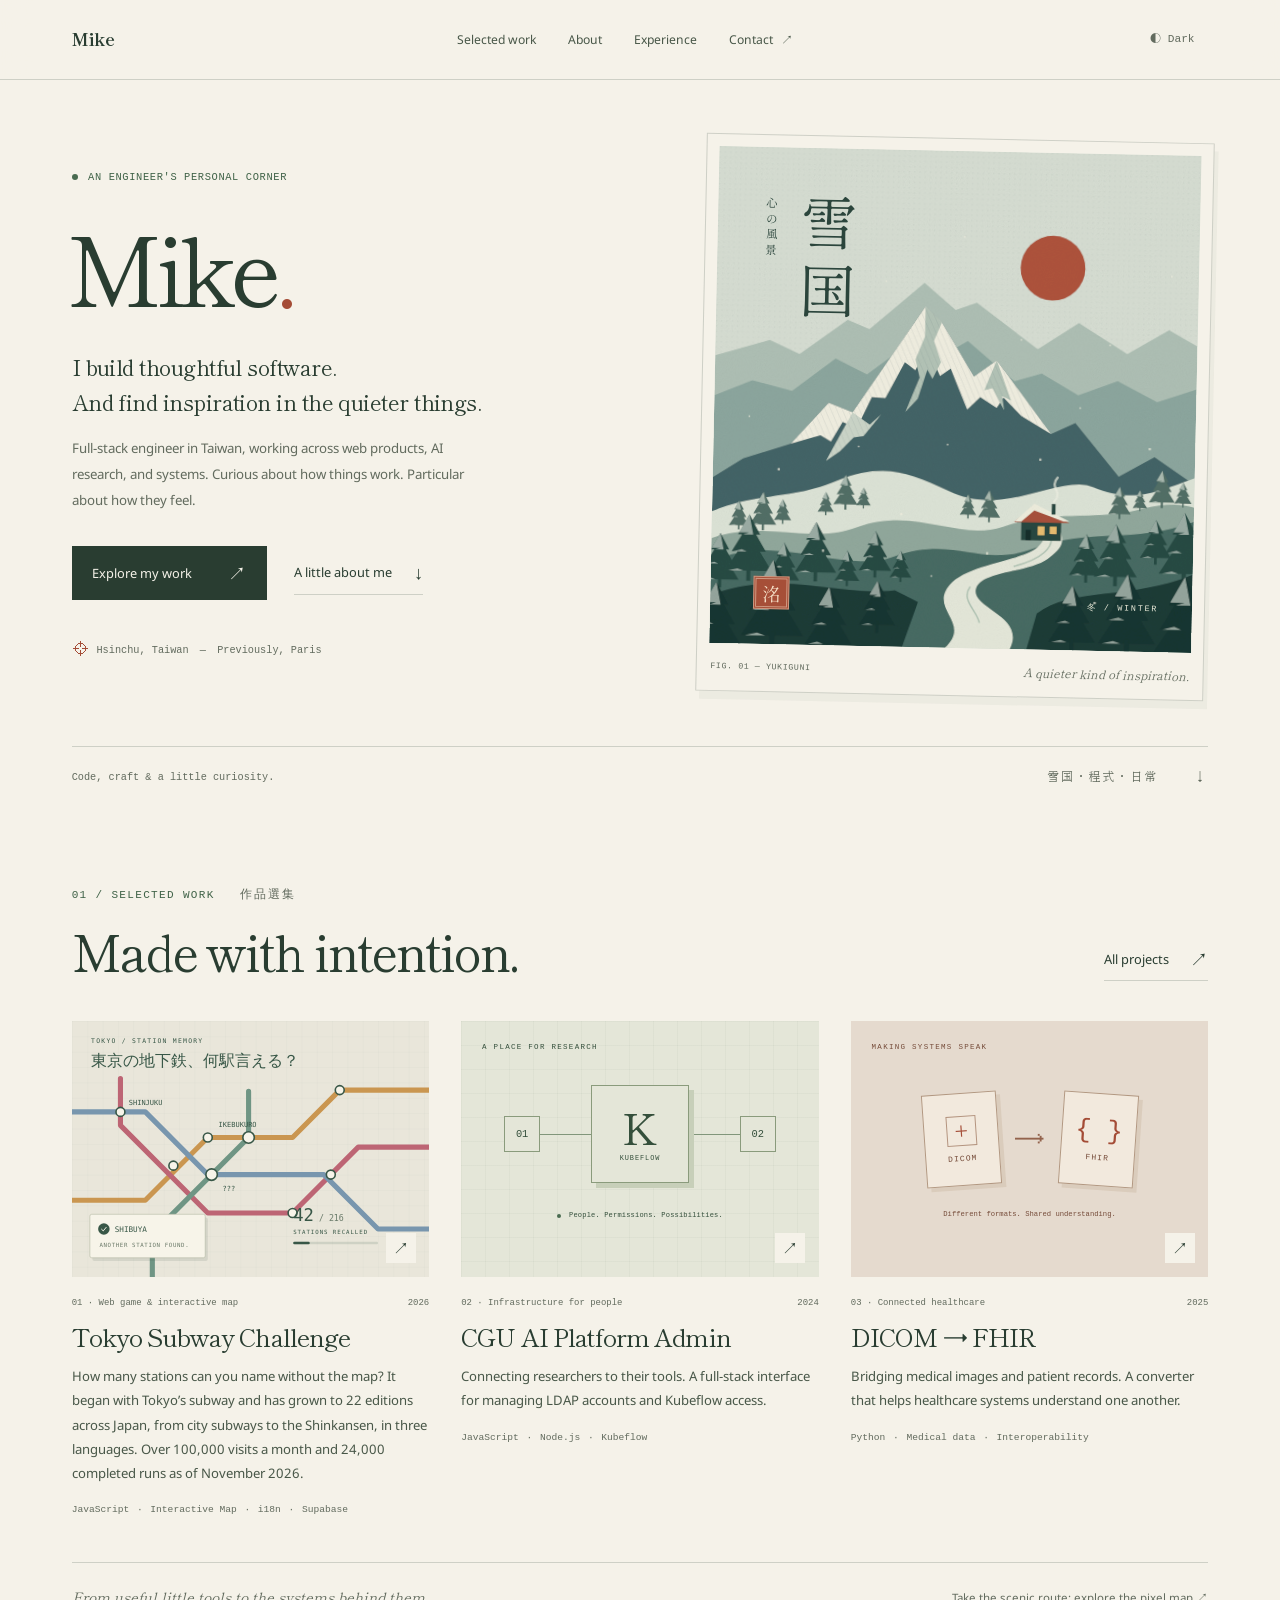
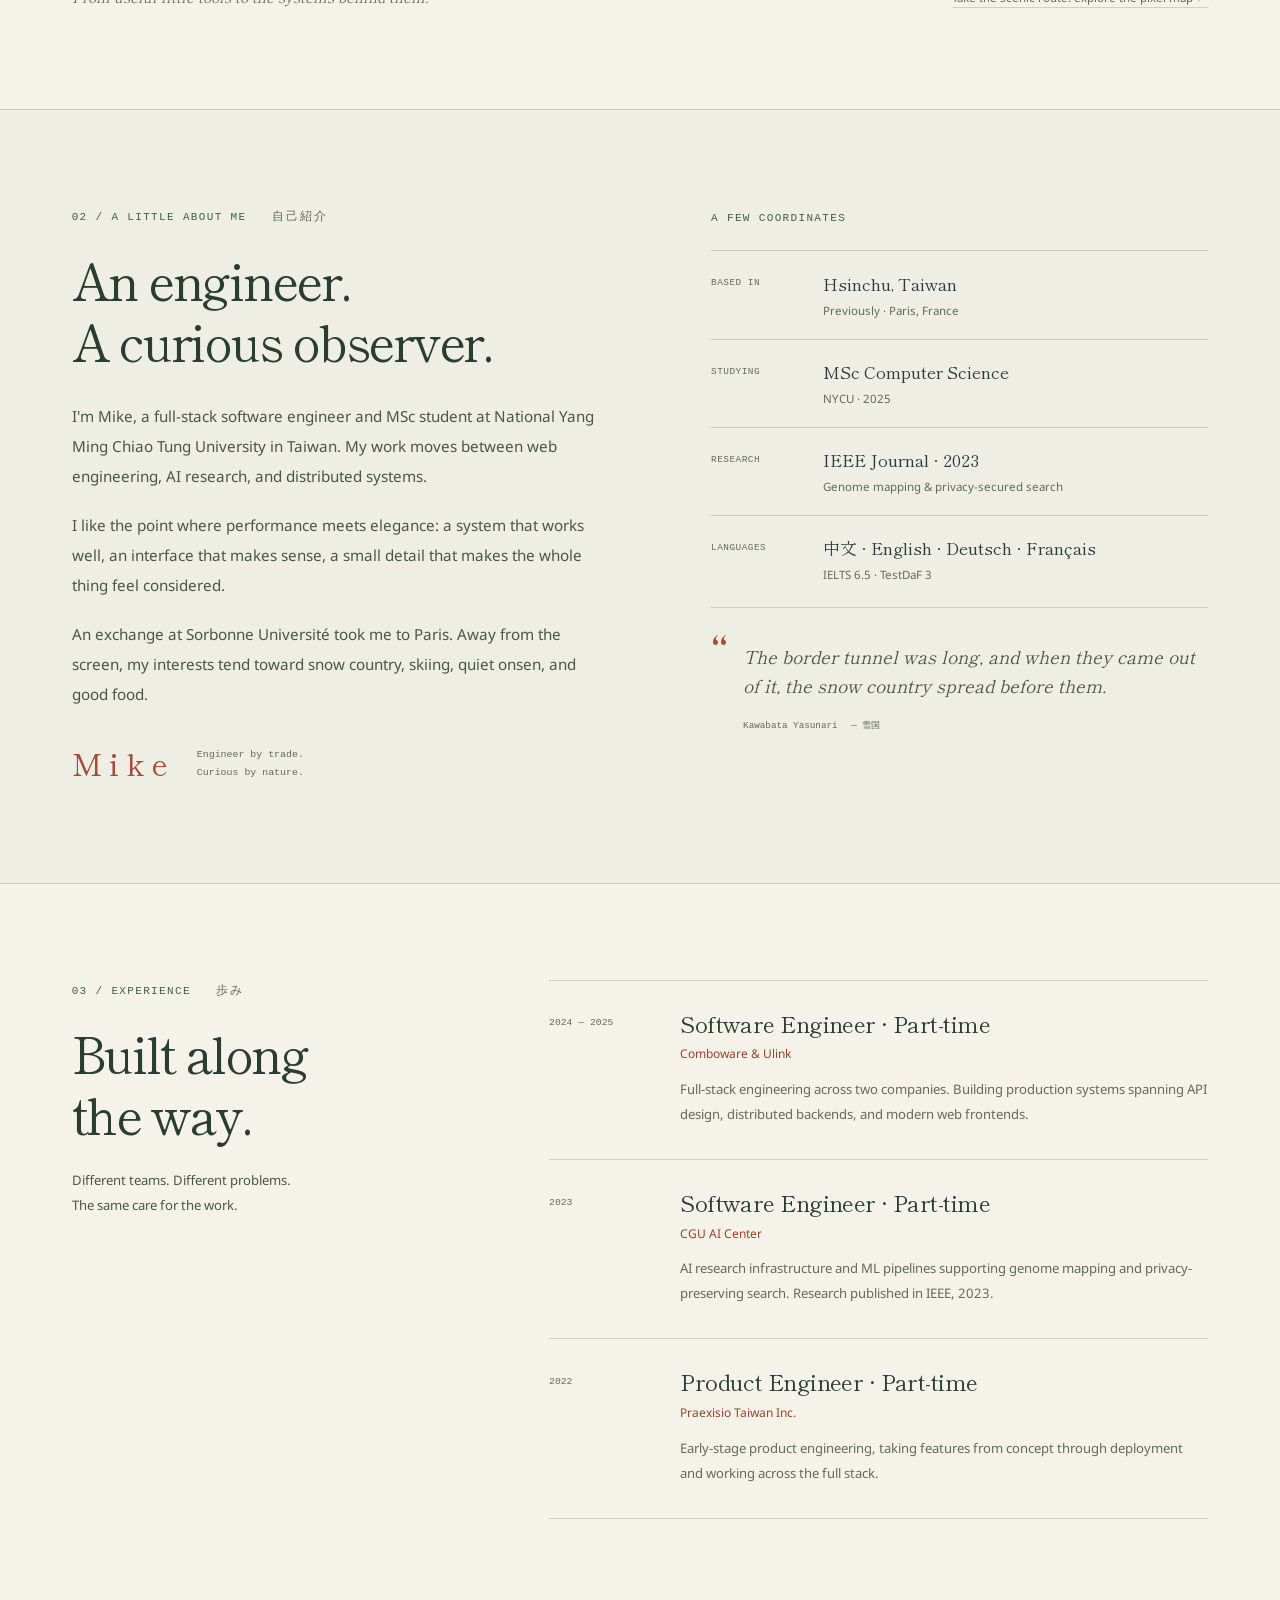
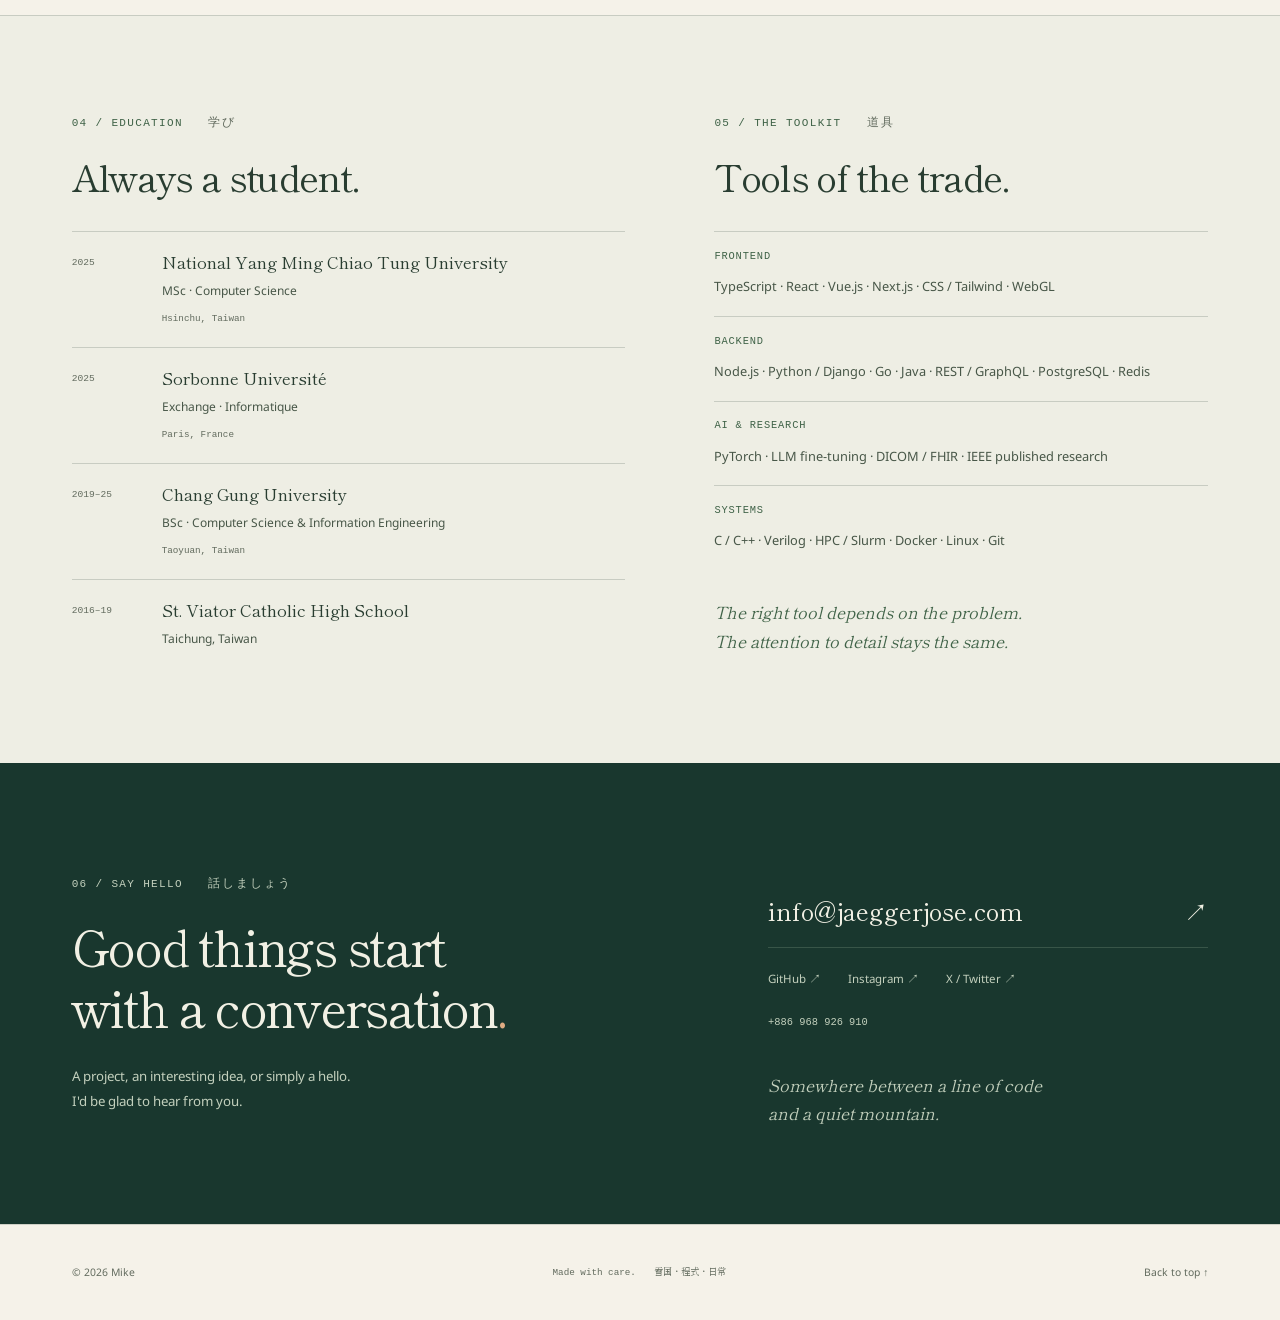
<file: index.html>
<!DOCTYPE html>
<html lang="zh-TW" data-theme="light">
<head>
  <meta charset="UTF-8">
  <meta name="viewport" content="width=device-width, initial-scale=1.0">
  <script>try{document.documentElement.dataset.theme=localStorage.getItem('theme')||'light'}catch(e){}</script>
  <meta name="description" content="Mike — Full-stack engineer in Taiwan. Web products, research, and small things made with care. 雪国・程式・日常。">
  <meta property="og:type" content="website">
  <meta property="og:url" content="https://www.jaeggerjose.com/">
  <meta property="og:title" content="Mike — Engineer & Maker">
  <meta property="og:description" content="Full-stack engineer in Taiwan. Web products, research, and small things made with care. 雪国・程式・日常。">
  <meta property="og:locale" content="zh_TW">
  <meta property="og:image" content="https://www.jaeggerjose.com/og-image.png">
  <meta property="og:image:width" content="1200">
  <meta property="og:image:height" content="630">
  <meta name="twitter:card" content="summary_large_image">
  <meta name="twitter:image" content="https://www.jaeggerjose.com/og-image.png">
  <meta name="twitter:site" content="@jaeggerjose">
  <meta name="twitter:title" content="Mike — Engineer & Maker">
  <meta name="twitter:description" content="Web products, research, and small things made with care.">
  <link rel="canonical" href="https://www.jaeggerjose.com/">
  <title>Mike — Engineer & Maker</title>
  <link rel="preconnect" href="https://fonts.googleapis.com">
  <link rel="preconnect" href="https://fonts.gstatic.com" crossorigin>
  <link rel="stylesheet" href="https://fonts.googleapis.com/css2?family=Press+Start+2P&family=Shippori+Mincho+B1:wght@400;700&family=Noto+Sans:ital,wght@0,300;0,400;1,300&display=swap" media="print" onload="this.media='all'">
  <noscript><link rel="stylesheet" href="https://fonts.googleapis.com/css2?family=Press+Start+2P&family=Shippori+Mincho+B1:wght@400;700&family=Noto+Sans:ital,wght@0,300;0,400;1,300&display=swap"></noscript>
  <link rel="icon" href="favicon.svg?v=3" type="image/svg+xml">
  <link rel="stylesheet" href="css/style.css?v=16">
  <link rel="preload" href="assets/yukiguni-print.svg" as="image" type="image/svg+xml">
  <script type="speculationrules">{"prefetch":[{"source":"list","urls":["works.html"]}]}</script>
</head>
<body class="page-home">
  <a class="skip-link" href="#main-content">Skip to content</a>

  <nav id="nav" aria-label="Main navigation">
    <a class="nav-logo" href="#hero">Mike</a>
    <ul class="nav-links">
      <li><a href="#selected-work">Selected work</a></li>
      <li><a href="#about">About</a></li>
      <li><a href="#work">Experience</a></li>
      <li><a href="#contact">Contact <span aria-hidden="true">↗</span></a></li>
    </ul>
    <div class="nav-right">
      <button class="theme-toggle" id="theme-toggle" aria-label="Switch to dark theme">◐ <span>Dark</span></button>
      <button class="nav-menu" id="nav-menu" aria-label="Open menu" aria-controls="mobile-menu" aria-expanded="false"><span></span><span></span></button>
    </div>
  </nav>
  <div class="mobile-menu" id="mobile-menu" hidden>
    <p class="menu-eyebrow">A little directory</p>
    <a href="#selected-work" class="mm-link">Selected work</a>
    <a href="#about" class="mm-link">About</a>
    <a href="#work" class="mm-link">Experience</a>
    <a href="#contact" class="mm-link">Contact ↗</a>
    <button class="theme-toggle-mm" id="theme-toggle-mm" aria-label="Switch to dark theme">◐ Dark</button>
  </div>

  <main id="main-content">
    <section id="hero" aria-labelledby="hero-title">
      <div class="hero-layout">
        <div class="hero-content">
          <p class="hero-eyebrow"><span class="status-dot" aria-hidden="true"></span> An engineer's personal corner</p>
          <h1 class="hero-name" id="hero-title">Mike<span class="name-period">.</span></h1>
          <p class="hero-intro">I build thoughtful software.<br>And find inspiration in the quieter things.</p>
          <p class="hero-description">Full-stack engineer in Taiwan, working across web products, AI research, and systems. Curious about how things work. Particular about how they feel.</p>
          <div class="hero-actions">
            <a class="button-link" href="#selected-work">Explore my work <span aria-hidden="true">↗</span></a>
            <a class="text-link" href="#about">A little about me <span aria-hidden="true">↓</span></a>
          </div>
          <p class="hero-location"><span aria-hidden="true">⌖</span> Hsinchu, Taiwan <span class="location-divider">—</span> Previously, Paris</p>
        </div>
        <figure class="hero-print">
          <div class="print-image">
            <img src="assets/yukiguni-print.svg" alt="A winter woodblock landscape: snow-covered mountains and a small warm cabin among pine trees." width="640" height="660" fetchpriority="high">
            <div class="print-title" aria-hidden="true"><span>雪国</span><small>心の風景</small></div>
            <span class="print-seal" aria-hidden="true">洺</span>
            <span class="print-corner" aria-hidden="true">冬 / WINTER</span>
          </div>
          <figcaption><span>FIG. 01 — YUKIGUNI</span><span>A quieter kind of inspiration.</span></figcaption>
        </figure>
      </div>
      <div class="hero-colophon"><span>Code, craft &amp; a little curiosity.</span><span>雪国・程式・日常 <span aria-hidden="true">↓</span></span></div>
    </section>

    <section id="selected-work" aria-labelledby="selected-heading">
      <div class="section-inner">
        <div class="section-heading">
          <div><p class="label">01 / Selected work <span>作品選集</span></p><h2 id="selected-heading">Made with intention.</h2></div>
          <a class="text-link" href="works.html">All projects <span aria-hidden="true">↗</span></a>
        </div>
        <div class="selected-grid">
          <article class="selected-project reveal">
            <a class="project-cover" href="works.html#subway" aria-label="View Tokyo Subway Challenge">
              <div class="project-preview preview-subway" aria-hidden="true">
                <img src="assets/tokyo-subway-preview.svg" alt="" width="560" height="400" loading="lazy">
              </div>
              <span class="cover-arrow" aria-hidden="true">↗</span>
            </a>
            <div class="project-meta"><span>01 · Web game &amp; interactive map</span><span>2026</span></div>
            <h3><a href="works.html#subway">Tokyo Subway Challenge</a></h3>
            <p>How many stations can you name without the map? It began with Tokyo’s subway and has grown to 22 editions across Japan, from city subways to the Shinkansen, in three languages. Over 100,000 visits a month and 24,000 completed runs as of November 2026.</p>
            <p class="project-tools">JavaScript <span>·</span> Interactive Map <span>·</span> i18n <span>·</span> Supabase</p>
          </article>
          <article class="selected-project reveal">
            <a class="project-cover" href="works.html#classroom" aria-label="View CGU Kubeflow LDAP Admin">
              <div class="project-preview preview-cluster" aria-hidden="true">
                <span class="preview-note">A PLACE FOR RESEARCH</span>
                <div class="cluster-network"><div class="cluster-node">01</div><div class="cluster-node cluster-center">K<span>KUBEFLOW</span></div><div class="cluster-node">02</div></div>
                <div class="cluster-caption"><span class="status-dot"></span> People. Permissions. Possibilities.</div>
              </div>
              <span class="cover-arrow" aria-hidden="true">↗</span>
            </a>
            <div class="project-meta"><span>02 · Infrastructure for people</span><span>2024</span></div>
            <h3><a href="works.html#classroom">CGU AI Platform Admin</a></h3>
            <p>Connecting researchers to their tools. A full-stack interface for managing LDAP accounts and Kubeflow access.</p>
            <p class="project-tools">JavaScript <span>·</span> Node.js <span>·</span> Kubeflow</p>
          </article>
          <article class="selected-project reveal">
            <a class="project-cover" href="works.html#dicom" aria-label="View DICOM to FHIR Converter">
              <div class="project-preview preview-health" aria-hidden="true">
                <span class="preview-note">MAKING SYSTEMS SPEAK</span>
                <div class="data-exchange"><div class="data-sheet"><span class="scan-mark">+</span><small>DICOM</small></div><span class="exchange-arrow">⟶</span><div class="data-sheet"><span class="code-mark">{ }</span><small>FHIR</small></div></div>
                <span class="health-caption">Different formats. Shared understanding.</span>
              </div>
              <span class="cover-arrow" aria-hidden="true">↗</span>
            </a>
            <div class="project-meta"><span>03 · Connected healthcare</span><span>2025</span></div>
            <h3><a href="works.html#dicom">DICOM → FHIR</a></h3>
            <p>Bridging medical images and patient records. A converter that helps healthcare systems understand one another.</p>
            <p class="project-tools">Python <span>·</span> Medical data <span>·</span> Interoperability</p>
          </article>
        </div>
        <div class="section-footnote"><span>From useful little tools to the systems behind them.</span><a href="works.html#map">Take the scenic route: explore the pixel map <span aria-hidden="true">↗</span></a></div>
      </div>
    </section>

    <section id="about" aria-labelledby="about-heading">
      <div class="section-inner about-grid">
        <div class="about-left">
          <p class="label">02 / A little about me <span>自己紹介</span></p>
          <h2 id="about-heading">An engineer.<br>A curious observer.</h2>
          <p class="body-text">I'm Mike, a full-stack software engineer and MSc student at National Yang Ming Chiao Tung University in Taiwan. My work moves between web engineering, AI research, and distributed systems.</p>
          <p class="body-text">I like the point where performance meets elegance: a system that works well, an interface that makes sense, a small detail that makes the whole thing feel considered.</p>
          <p class="body-text">An exchange at Sorbonne Université took me to Paris. Away from the screen, my interests tend toward snow country, skiing, quiet onsen, and good food.</p>
          <div class="about-signoff"><span class="signature">Mike</span><span>Engineer by trade.<br>Curious by nature.</span></div>
        </div>
        <div class="about-right">
          <p class="label facts-label">A few coordinates</p>
          <dl class="about-facts">
            <div><dt>Based in</dt><dd>Hsinchu, Taiwan<small>Previously · Paris, France</small></dd></div>
            <div><dt>Studying</dt><dd>MSc Computer Science<small>NYCU · 2025</small></dd></div>
            <div><dt>Research</dt><dd>IEEE Journal · 2023<small>Genome mapping &amp; privacy-secured search</small></dd></div>
            <div><dt>Languages</dt><dd>中文 · English · Deutsch · Français<small>IELTS 6.5 · TestDaF 3</small></dd></div>
          </dl>
          <blockquote class="snow-quote"><span class="quote-mark" aria-hidden="true">“</span><p>The border tunnel was long, and when they came out of it, the snow country spread before them.</p><cite>Kawabata Yasunari <span>— 雪国</span></cite></blockquote>
        </div>
      </div>
    </section>

    <section id="work" aria-labelledby="work-heading">
      <div class="section-inner experience-layout">
        <div class="experience-intro"><p class="label">03 / Experience <span>歩み</span></p><h2 id="work-heading">Built along<br>the way.</h2><p class="body-text">Different teams. Different problems.<br>The same care for the work.</p></div>
        <div class="timeline">
          <article class="tl-item reveal"><p class="tl-date">2024 — 2025</p><div><h3 class="tl-title">Software Engineer · Part-time</h3><p class="tl-company">Comboware &amp; Ulink</p><p class="tl-desc">Full-stack engineering across two companies. Building production systems spanning API design, distributed backends, and modern web frontends.</p></div></article>
          <article class="tl-item reveal"><p class="tl-date">2023</p><div><h3 class="tl-title">Software Engineer · Part-time</h3><p class="tl-company">CGU AI Center</p><p class="tl-desc">AI research infrastructure and ML pipelines supporting genome mapping and privacy-preserving search. Research published in IEEE, 2023.</p></div></article>
          <article class="tl-item reveal"><p class="tl-date">2022</p><div><h3 class="tl-title">Product Engineer · Part-time</h3><p class="tl-company">Praexisio Taiwan Inc.</p><p class="tl-desc">Early-stage product engineering, taking features from concept through deployment and working across the full stack.</p></div></article>
        </div>
      </div>
    </section>

    <div class="background-section">
      <div class="section-inner background-grid">
        <section id="education" aria-labelledby="education-heading">
          <p class="label">04 / Education <span>学び</span></p><h2 id="education-heading">Always a student.</h2>
          <div class="edu-list">
            <article class="edu-item"><span class="edu-year">2025</span><div><h3>National Yang Ming Chiao Tung University</h3><p>MSc · Computer Science</p><span class="edu-loc">Hsinchu, Taiwan</span></div></article>
            <article class="edu-item"><span class="edu-year">2025</span><div><h3>Sorbonne Université</h3><p>Exchange · Informatique</p><span class="edu-loc">Paris, France</span></div></article>
            <article class="edu-item"><span class="edu-year">2019–25</span><div><h3>Chang Gung University</h3><p>BSc · Computer Science &amp; Information Engineering</p><span class="edu-loc">Taoyuan, Taiwan</span></div></article>
            <article class="edu-item"><span class="edu-year">2016–19</span><div><h3>St. Viator Catholic High School</h3><p>Taichung, Taiwan</p></div></article>
          </div>
        </section>
        <section id="skills" aria-labelledby="skills-heading">
          <p class="label">05 / The toolkit <span>道具</span></p><h2 id="skills-heading">Tools of the trade.</h2>
          <dl class="skill-list">
            <div><dt>Frontend</dt><dd>TypeScript · React · Vue.js · Next.js · CSS / Tailwind · WebGL</dd></div>
            <div><dt>Backend</dt><dd>Node.js · Python / Django · Go · Java · REST / GraphQL · PostgreSQL · Redis</dd></div>
            <div><dt>AI &amp; Research</dt><dd>PyTorch · LLM fine-tuning · DICOM / FHIR · IEEE published research</dd></div>
            <div><dt>Systems</dt><dd>C / C++ · Verilog · HPC / Slurm · Docker · Linux · Git</dd></div>
          </dl>
          <p class="toolkit-note">The right tool depends on the problem.<br>The attention to detail stays the same.</p>
        </section>
      </div>
    </div>

    <section id="contact" aria-labelledby="contact-heading">
      <div class="section-inner contact-layout">
        <div><p class="label">06 / Say hello <span>話しましょう</span></p><h2 id="contact-heading">Good things start<br>with a conversation<span>.</span></h2><p class="contact-sub">A project, an interesting idea, or simply a hello.<br>I'd be glad to hear from you.</p></div>
        <div class="contact-details"><a class="contact-email" href="mailto:info@jaeggerjose.com">info@jaeggerjose.com <span aria-hidden="true">↗</span></a><div class="social-row"><a href="https://github.com/jaeggerjose" target="_blank" rel="noopener noreferrer">GitHub ↗</a><a href="https://instagram.com/pretty_good_mate" target="_blank" rel="noopener noreferrer">Instagram ↗</a><a href="https://x.com/jaeggerjose" target="_blank" rel="noopener noreferrer">X / Twitter ↗</a></div><a class="contact-phone" href="tel:+886968926910">+886 968 926 910</a><p class="contact-note">Somewhere between a line of code<br>and a quiet mountain.</p></div>
      </div>
    </section>
  </main>
  <footer><span class="foot-l">© 2026 Mike</span><span class="foot-r">Made with care. <span>雪国・程式・日常</span></span><a href="#hero" class="back-to-top">Back to top ↑</a></footer>

  <script defer src="js/vendor/motion-13.5.0.js"></script>
  <script defer src="js/main.js?v=12"></script>
</body>
</html>
</file>
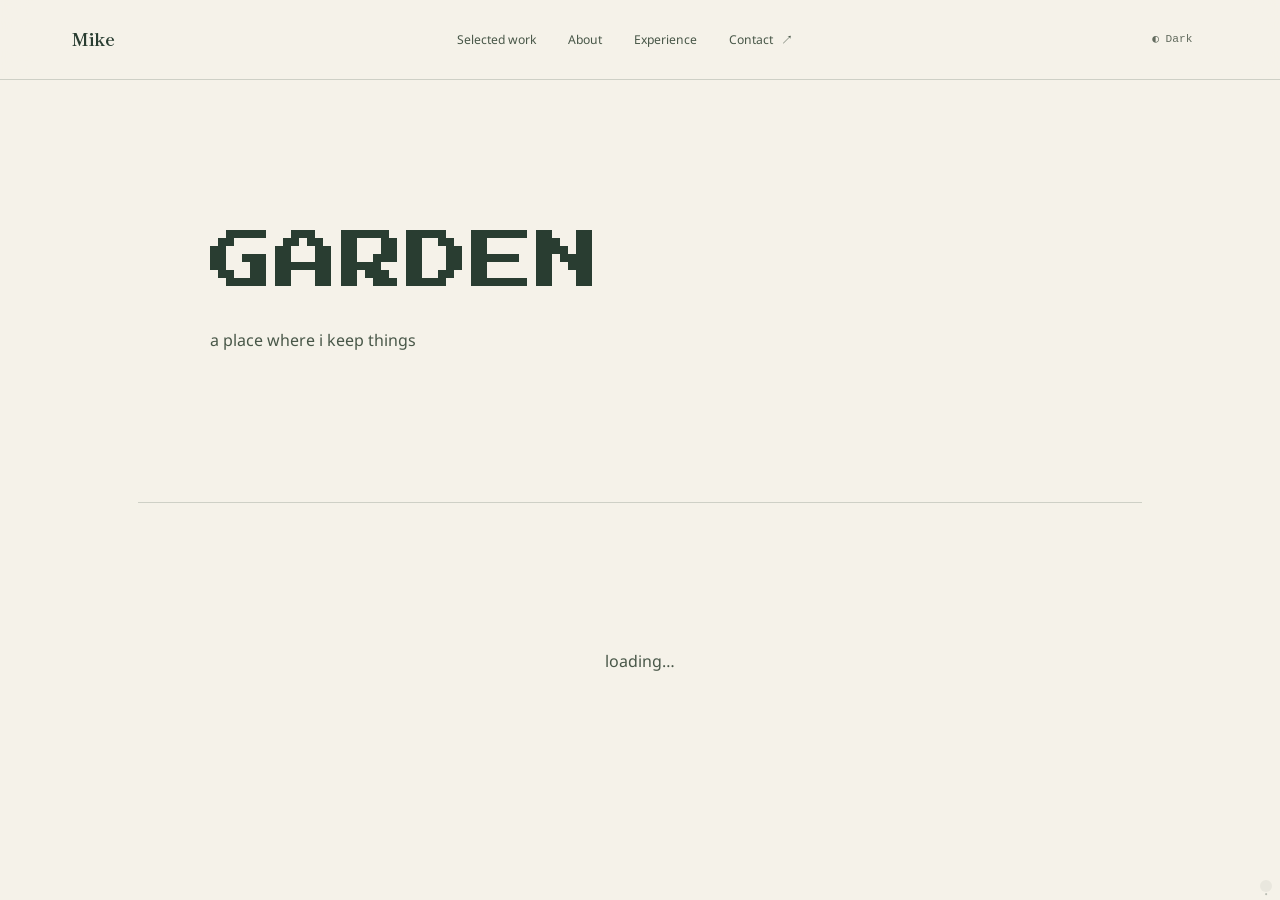
<file: garden.html>
<!DOCTYPE html>
<html lang="zh-TW">
<head>
  <meta charset="UTF-8" />
  <meta name="viewport" content="width=device-width, initial-scale=1" />
  <!-- Apply the saved theme before first paint (main.js loads deferred) -->
  <script>try{document.documentElement.dataset.theme=localStorage.getItem('theme')||'light'}catch(e){}</script>
  <title>GARDEN — Jaegger Jose</title>
  <meta name="description" content="A place where I keep links, images, and notes." />
  <meta property="og:type" content="website">
  <meta property="og:url" content="https://www.jaeggerjose.com/garden">
  <meta property="og:title" content="Garden — Mike">
  <meta property="og:description" content="A place where I keep links, images, and notes.">
  <meta property="og:locale" content="zh_TW">
  <meta property="og:image" content="https://www.jaeggerjose.com/og-image.png">
  <meta property="og:image:width" content="1200">
  <meta property="og:image:height" content="630">
  <meta name="twitter:card" content="summary_large_image">
  <meta name="twitter:image" content="https://www.jaeggerjose.com/og-image.png">

  <link rel="icon" href="favicon.svg?v=3" type="image/svg+xml" />
  <link rel="preconnect" href="https://fonts.googleapis.com">
  <link rel="preconnect" href="https://fonts.gstatic.com" crossorigin>
  <link rel="stylesheet" href="https://fonts.googleapis.com/css2?family=Press+Start+2P&family=Shippori+Mincho+B1:wght@400;700&family=Noto+Sans:ital,wght@0,300;0,400;1,300&display=swap" media="print" onload="this.media='all'">
  <noscript><link rel="stylesheet" href="https://fonts.googleapis.com/css2?family=Press+Start+2P&family=Shippori+Mincho+B1:wght@400;700&family=Noto+Sans:ital,wght@0,300;0,400;1,300&display=swap"></noscript>
  <link rel="stylesheet" href="css/style.css?v=16">
  <link rel="stylesheet" href="css/garden.css?v=2">
</head>
<body class="page-garden">
  <a class="skip-link" href="#garden-main">SKIP TO CONTENT</a>


  <!-- Navigation -->
  <nav id="nav" aria-label="Main navigation">
    <a class="nav-logo" href="/">Mike</a>
    <ul class="nav-links">
      <li><a href="/works.html">Selected work</a></li>
      <li><a href="/#about">About</a></li>
      <li><a href="/#work">Experience</a></li>
      <li><a href="/#contact">Contact <span aria-hidden="true">↗</span></a></li>
    </ul>
    <div class="nav-right">
      <button class="theme-toggle" id="theme-toggle" aria-label="Switch to dark theme">◐ Dark</button>
      <button class="nav-menu" id="nav-menu" aria-label="Open menu" aria-controls="mobile-menu" aria-expanded="false">
        <span></span><span></span>
      </button>
    </div>
  </nav>

  <!-- Mobile menu -->
  <div class="mobile-menu" id="mobile-menu" hidden>
    <p class="menu-eyebrow">A little directory</p>
    <a href="/works.html" class="mm-link">Selected work</a>
    <a href="/#about" class="mm-link">About</a>
    <a href="/#work" class="mm-link">Experience</a>
    <a href="/#contact" class="mm-link">Contact ↗</a>
    <button class="theme-toggle-mm" id="theme-toggle-mm" aria-label="Switch to dark theme">◐ Dark</button>
  </div>

  <main class="garden-main" id="garden-main">
    <section class="garden-hero">
      <h1 class="garden-title">GARDEN</h1>
      <p class="garden-subtitle">a place where i keep things</p>
    </section>
    <section class="garden-channels" id="channels-list" aria-busy="true">
      <p class="garden-empty">loading…</p>
    </section>
  </main>

  <div class="auth-bar" id="auth-bar" style="display:none;">
    <span id="auth-user"></span>
    <button id="new-channel-btn">+ NEW CHANNEL</button>
    <button id="signout-btn">SIGN OUT</button>
  </div>
  <button class="auth-trigger" id="auth-trigger" aria-label="admin login">·</button>

  <dialog id="channel-modal" class="garden-modal">
    <form method="dialog" id="channel-form">
      <h2>New Channel</h2>
      <label>Title <input name="title" required></label>
      <label>Slug  <input name="slug" required pattern="[a-z0-9-]+"></label>
      <label>Summary <textarea name="summary" rows="3"></textarea></label>
      <label>Visibility
        <select name="visibility">
          <option value="public" selected>Public</option>
          <option value="private">Private</option>
        </select>
      </label>
      <label>Position <input name="position" type="number" value="0"></label>
      <div class="garden-modal-actions">
        <button value="cancel" type="reset">Cancel</button>
        <button value="confirm" type="submit">Create</button>
      </div>
    </form>
  </dialog>

  <dialog id="login-modal" class="garden-modal">
    <form method="dialog" id="login-form">
      <h2>Admin Login</h2>
      <label>Email <input name="email" type="email" required></label>
      <label>Password <input name="password" type="password" required></label>
      <div class="garden-modal-actions">
        <button value="cancel" type="reset">Cancel</button>
        <button value="confirm" type="submit">Sign in</button>
      </div>
    </form>
  </dialog>

  <script defer src="js/vendor/supabase-2.117.2.js"></script>
  <script defer src="js/main.js?v=12"></script>
  <script defer src="js/garden.js?v=1"></script>
</body>
</html>
</file>
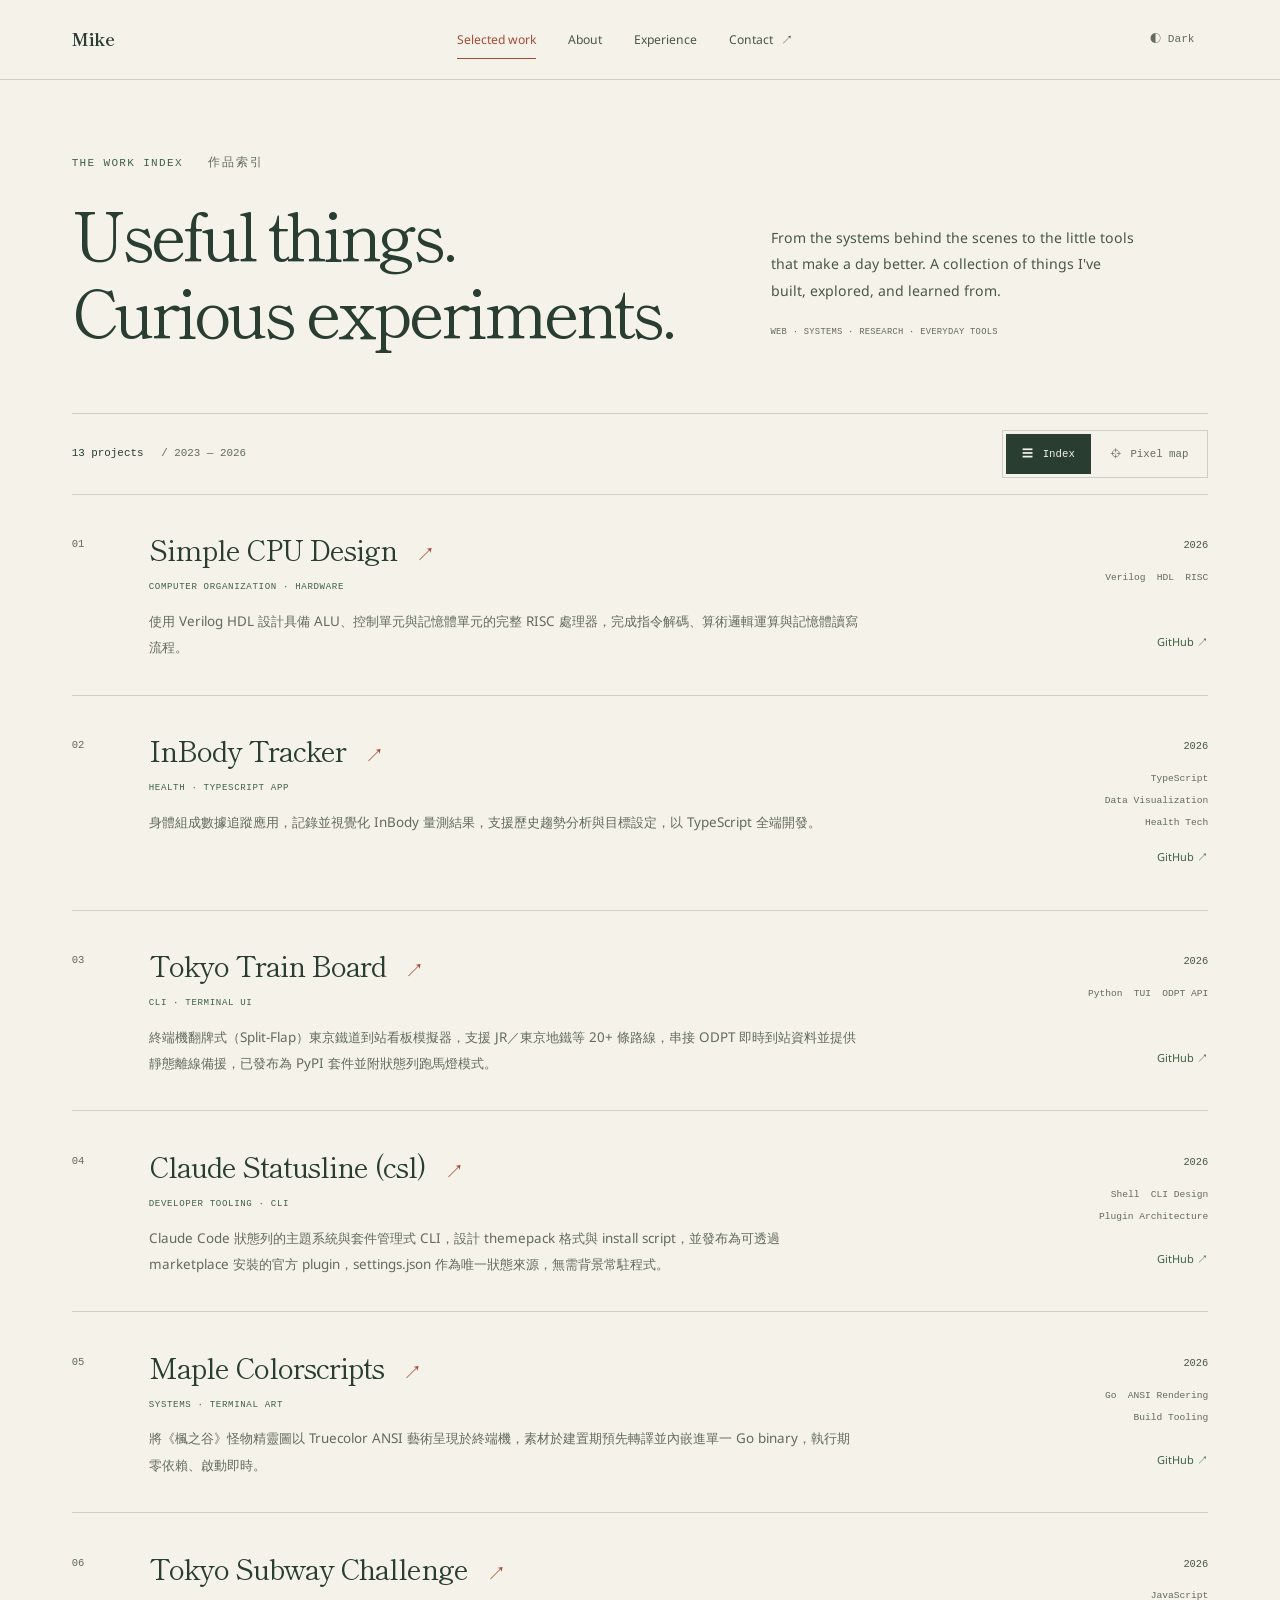
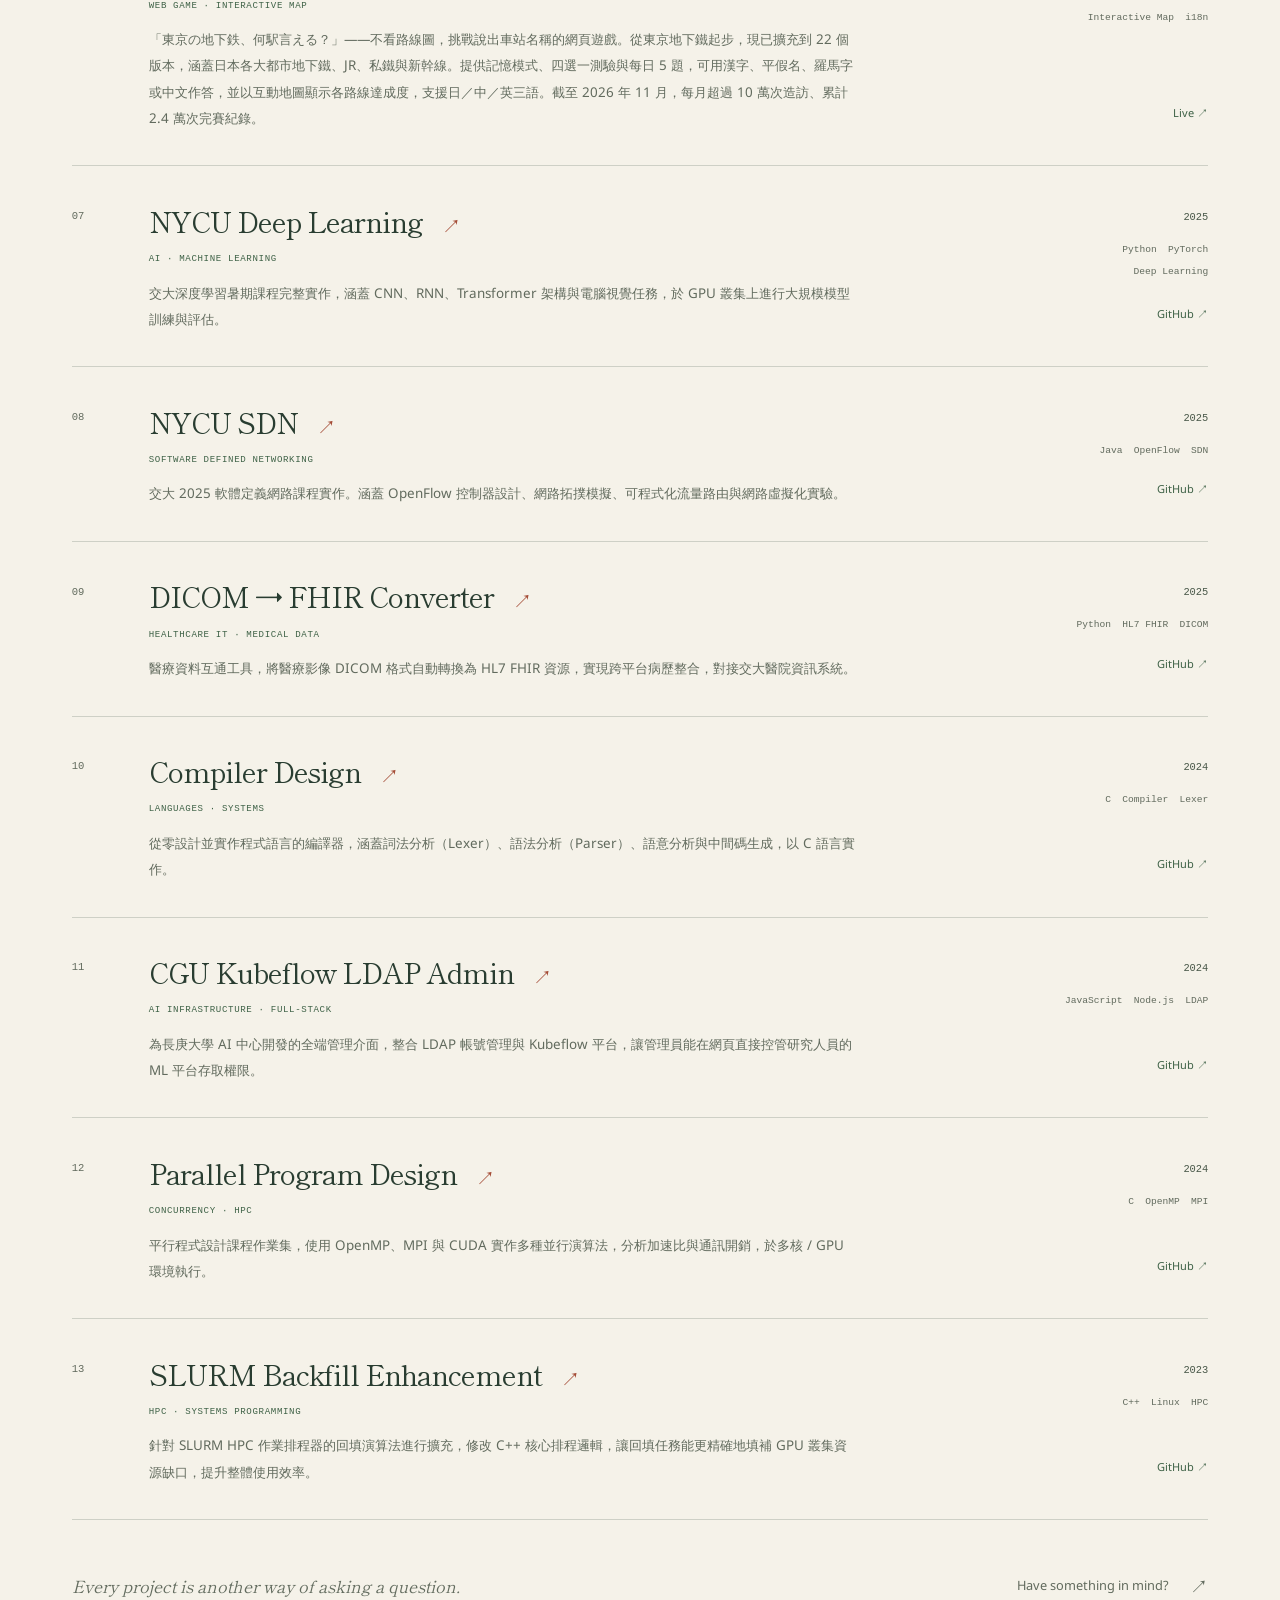
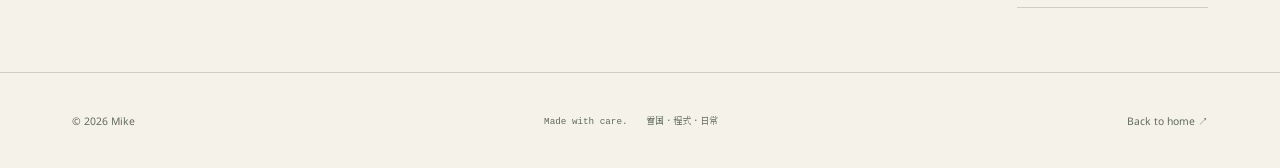
<file: works.html>
<!DOCTYPE html>
<html lang="zh-TW" data-theme="light">
<head>
  <meta charset="UTF-8">
  <meta name="viewport" content="width=device-width, initial-scale=1.0">
  <!-- Apply the saved theme before first paint (main.js loads deferred) -->
  <script>try{document.documentElement.dataset.theme=localStorage.getItem('theme')||'light'}catch(e){}</script>
  <meta name="description" content="Mike 的作品集 — 系統程式設計、AI/ML、全端開發、醫療資料工程">
  <meta property="og:type" content="website">
  <meta property="og:url" content="https://www.jaeggerjose.com/works.html">
  <meta property="og:title" content="Works · Projects — Mike">
  <meta property="og:description" content="Mike 的作品集：HPC、AI、全端、醫療資料、系統程式設計。">
  <meta property="og:locale" content="zh_TW">
  <meta property="og:image" content="https://www.jaeggerjose.com/og-image.png">
  <meta property="og:image:width" content="1200">
  <meta property="og:image:height" content="630">
  <meta name="twitter:card" content="summary_large_image">
  <meta name="twitter:image" content="https://www.jaeggerjose.com/og-image.png">
  <meta name="twitter:site" content="@jaeggerjose">
  <meta name="twitter:title" content="Works · Projects — Mike">
  <meta name="twitter:description" content="Mike 的作品集：HPC、AI、全端、醫療資料、系統程式設計。">
  <link rel="canonical" href="https://www.jaeggerjose.com/works.html">
  <title>Works · Projects — Mike</title>
  <link rel="preconnect" href="https://fonts.googleapis.com">
  <link rel="preconnect" href="https://fonts.gstatic.com" crossorigin>
  <link rel="stylesheet" href="https://fonts.googleapis.com/css2?family=Press+Start+2P&family=Shippori+Mincho+B1:wght@400;700&family=Noto+Sans:ital,wght@0,300;0,400;1,300&display=swap" media="print" onload="this.media='all'">
  <noscript><link rel="stylesheet" href="https://fonts.googleapis.com/css2?family=Press+Start+2P&family=Shippori+Mincho+B1:wght@400;700&family=Noto+Sans:ital,wght@0,300;0,400;1,300&display=swap"></noscript>
  <link rel="icon" href="favicon.svg?v=3" type="image/svg+xml">
  <link rel="stylesheet" href="css/style.css?v=16">
  <!-- Speculation Rules -->
  <script type="speculationrules">
  {"prerender":[{"source":"list","urls":["index.html"]}],
   "prefetch": [{"source":"list","urls":["index.html"]}]}
  </script>
  <link rel="stylesheet" href="css/works.css?v=2">
</head>
<body class="page-works">
  <a class="skip-link" href="#works-main">Skip to content</a>
  <nav id="nav" aria-label="Main navigation">
    <a class="nav-logo" href="index.html">Mike</a>
    <ul class="nav-links">
      <li><a href="works.html" class="active" aria-current="page">Selected work</a></li>
      <li><a href="index.html#about">About</a></li>
      <li><a href="index.html#work">Experience</a></li>
      <li><a href="index.html#contact">Contact <span aria-hidden="true">↗</span></a></li>
    </ul>
    <div class="nav-right">
      <button class="theme-toggle" id="theme-toggle" aria-label="Switch to dark theme">◐ Dark</button>
      <button class="nav-menu" id="nav-menu" aria-label="Open menu" aria-controls="mobile-menu" aria-expanded="false"><span></span><span></span></button>
    </div>
  </nav>
  <div class="mobile-menu" id="mobile-menu" hidden>
    <p class="menu-eyebrow">A little directory</p>
    <a href="works.html" class="mm-link" aria-current="page">Selected work</a>
    <a href="index.html#about" class="mm-link">About</a>
    <a href="index.html#work" class="mm-link">Experience</a>
    <a href="index.html#contact" class="mm-link">Contact ↗</a>
    <button class="theme-toggle-mm" id="theme-toggle-mm" aria-label="Switch to dark theme">◐ Dark</button>
  </div>

  <main class="works-main" id="works-main" tabindex="-1">
    <header class="works-heading">
      <div><p class="label">The work index <span>作品索引</span></p><h1>Useful things.<br>Curious experiments.</h1></div>
      <div class="works-summary"><p>From the systems behind the scenes to the little tools that make a day better. A collection of things I've built, explored, and learned from.</p><span>WEB · SYSTEMS · RESEARCH · EVERYDAY TOOLS</span></div>
    </header>
    <div class="works-toolbar" hidden>
      <p><span id="project-count">13</span> projects <span class="archive-years">/ 2023 — 2026</span></p>
      <div class="view-controls" role="group" aria-label="Project view">
        <button type="button" data-view="list" aria-label="List view" aria-controls="project-list" aria-pressed="true"><span aria-hidden="true">☰</span> Index</button>
        <button type="button" data-view="map" aria-label="Map view" aria-controls="map-view" aria-pressed="false"><span aria-hidden="true">⌖</span> Pixel map</button>
      </div>
    </div>
    <div id="project-list" class="project-list"></div>
    <div id="map-view" class="map-view" hidden>
      <div class="map-caption"><p>A small world of things I've made.</p><span>Choose a location to read its story.</span></div>
      <div class="map-scroller" tabindex="0" role="region" aria-label="Scrollable project map">
        <div class="works-wrap">
          <canvas id="map-canvas" aria-hidden="true"></canvas>
          <div class="works-title"><p>THE SCENIC ROUTE</p><span>Code has its own landscapes.</span></div>
          <div id="map-pins"></div>
        </div>
      </div>
      <p class="map-mobile-hint">← Scroll across the landscape to explore →</p>
    </div>
    <noscript><p class="works-fallback">The interactive collection needs JavaScript. You can also <a href="https://github.com/jaeggerjose?tab=repositories">browse my projects on GitHub ↗</a>.</p></noscript>
    <div class="works-endnote"><span>Every project is another way of asking a question.</span><a class="text-link" href="index.html#contact">Have something in mind? <span aria-hidden="true">↗</span></a></div>
  </main>

  <dialog class="project-panel" id="project-panel" aria-labelledby="panel-title" aria-describedby="panel-desc">
    <div class="panel-masthead"><span>PROJECT NOTES</span><button class="panel-close" id="panel-close" aria-label="Close project" autofocus>Close <span aria-hidden="true">×</span></button></div>
    <div id="panel-body"></div>
  </dialog>

  <footer><span class="foot-l">© 2026 Mike</span><span class="foot-r">Made with care. <span>雪国・程式・日常</span></span><a href="index.html" class="back-to-top">Back to home ↗</a></footer>
  <script defer src="js/main.js?v=12"></script>
  <script defer src="js/works.js?v=9"></script>
</body>
</html>
</file>
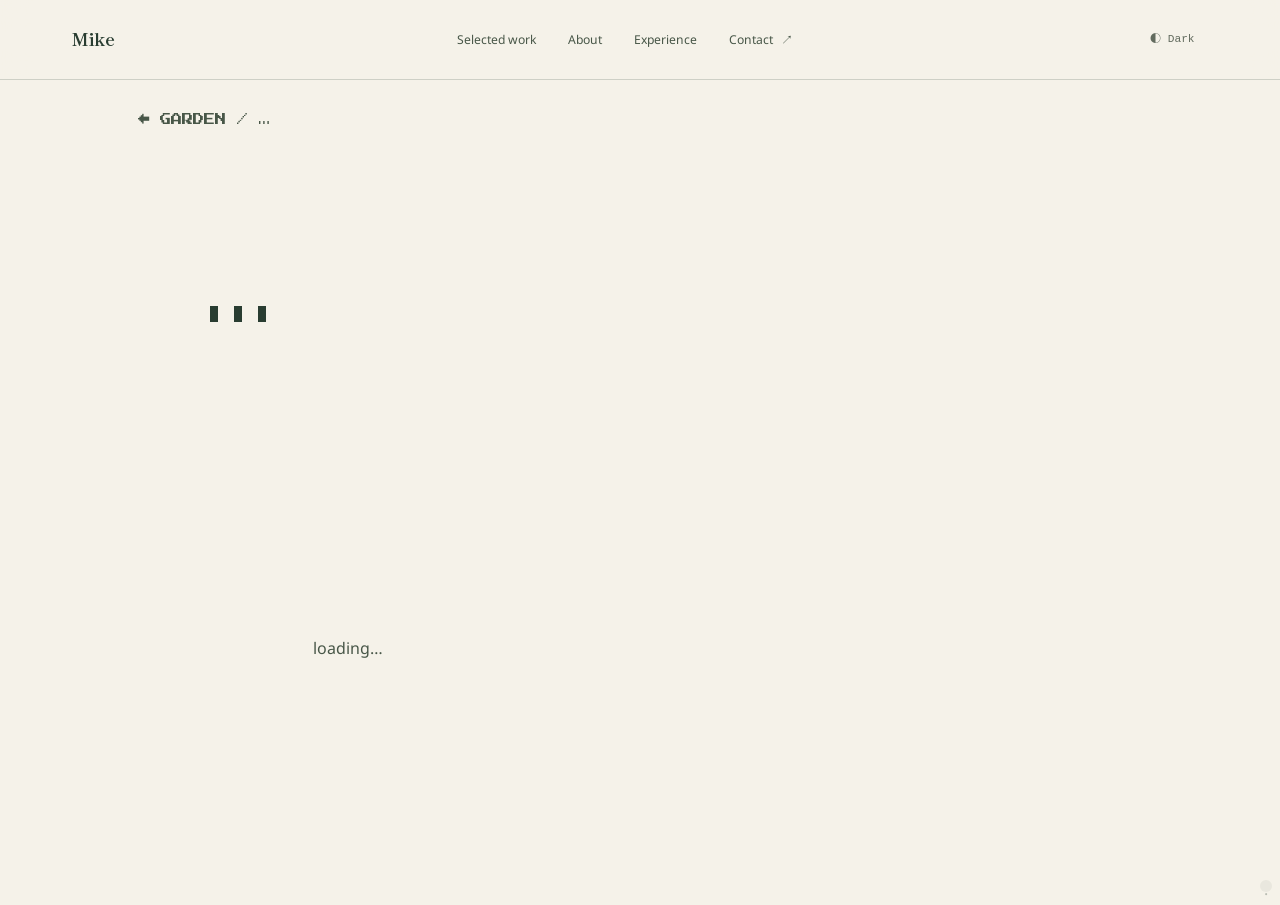
<file: garden/_channel.html>
<!DOCTYPE html>
<html lang="zh-TW">
<head>
  <meta charset="UTF-8" />
  <meta name="viewport" content="width=device-width, initial-scale=1" />
  <!-- Apply the saved theme before first paint (main.js loads deferred) -->
  <script>try{document.documentElement.dataset.theme=localStorage.getItem('theme')||'light'}catch(e){}</script>
  <title>Channel — Garden — Jaegger Jose</title>
  <link rel="icon" href="/favicon.svg?v=3" type="image/svg+xml" />
  <link rel="preconnect" href="https://fonts.googleapis.com">
  <link rel="preconnect" href="https://fonts.gstatic.com" crossorigin>
  <link rel="stylesheet" href="https://fonts.googleapis.com/css2?family=Press+Start+2P&family=Shippori+Mincho+B1:wght@400;700&family=Noto+Sans:ital,wght@0,300;0,400;1,300&display=swap" media="print" onload="this.media='all'">
  <noscript><link rel="stylesheet" href="https://fonts.googleapis.com/css2?family=Press+Start+2P&family=Shippori+Mincho+B1:wght@400;700&family=Noto+Sans:ital,wght@0,300;0,400;1,300&display=swap"></noscript>
  <link rel="stylesheet" href="/css/style.css?v=16">
  <link rel="stylesheet" href="/css/garden.css?v=2">
</head>
<body class="page-garden">
  <a class="skip-link" href="#garden-main">SKIP TO CONTENT</a>


  <!-- Navigation -->
  <nav id="nav" aria-label="Main navigation">
    <a class="nav-logo" href="/">Mike</a>
    <ul class="nav-links">
      <li><a href="/works.html">Selected work</a></li>
      <li><a href="/#about">About</a></li>
      <li><a href="/#work">Experience</a></li>
      <li><a href="/#contact">Contact <span aria-hidden="true">↗</span></a></li>
    </ul>
    <div class="nav-right">
      <button class="theme-toggle" id="theme-toggle" aria-label="Switch to dark theme">◐ Dark</button>
      <button class="nav-menu" id="nav-menu" aria-label="Open menu" aria-controls="mobile-menu" aria-expanded="false">
        <span></span><span></span>
      </button>
    </div>
  </nav>

  <!-- Mobile menu -->
  <div class="mobile-menu" id="mobile-menu" hidden>
    <p class="menu-eyebrow">A little directory</p>
    <a href="/works.html" class="mm-link">Selected work</a>
    <a href="/#about" class="mm-link">About</a>
    <a href="/#work" class="mm-link">Experience</a>
    <a href="/#contact" class="mm-link">Contact ↗</a>
    <button class="theme-toggle-mm" id="theme-toggle-mm" aria-label="Switch to dark theme">◐ Dark</button>
  </div>

  <main class="garden-main" id="garden-main">
    <nav class="channel-breadcrumb">
      <a href="/garden/">← GARDEN</a>
      <span> / </span>
      <span id="channel-name">…</span>
    </nav>

    <section class="garden-hero garden-channel-hero">
      <h1 class="garden-title" id="channel-title">…</h1>
      <p class="garden-subtitle" id="channel-summary"></p>
    </section>

    <section class="garden-block-grid" id="block-grid" aria-busy="true">
      <p class="garden-empty">loading…</p>
    </section>

    <section class="garden-channel-tags" id="channel-tags" hidden>
      <h2>Tags in this channel</h2>
      <div id="tag-cloud"></div>
    </section>
  </main>

  <dialog id="block-modal" class="garden-modal garden-block-modal">
    <button class="modal-close" aria-label="close">×</button>
    <div id="block-modal-body"></div>
  </dialog>

  <dialog id="block-form-modal" class="garden-modal">
    <form method="dialog" id="block-form">
      <h2 id="block-form-title">New Block</h2>
      <fieldset>
        <legend>Type</legend>
        <label><input type="radio" name="type" value="link" checked> Link</label>
        <label><input type="radio" name="type" value="image"> Image</label>
        <label><input type="radio" name="type" value="note"> Note</label>
      </fieldset>

      <div data-type-field="link">
        <label>URL
          <div style="display:flex; gap:0.4rem;">
            <input name="url" type="url" placeholder="https://...">
            <button type="button" id="og-fetch-btn">→ Fetch</button>
          </div>
        </label>
        <label>OG Image URL
          <input name="og_image" type="url" placeholder="auto-filled">
        </label>
      </div>

      <div data-type-field="image">
        <label>Image File
          <input name="image_file" type="file" accept="image/*">
        </label>
      </div>

      <label>Title <input name="title"></label>
      <label>Body / Comment <textarea name="body" rows="3"></textarea></label>
      <label>Tags (comma-separated)
        <input name="tags" placeholder="typography, print">
      </label>
      <label>Position <input name="position" type="number" value="0"></label>

      <div class="garden-modal-actions">
        <button value="cancel" type="reset">Cancel</button>
        <button value="confirm" type="submit">Publish</button>
      </div>
    </form>
  </dialog>

  <div class="auth-bar" id="auth-bar" style="display:none;">
    <span id="auth-user"></span>
    <button id="new-block-btn">+ NEW BLOCK</button>
    <button id="signout-btn">SIGN OUT</button>
  </div>
  <button class="auth-trigger" id="auth-trigger" aria-label="admin login">·</button>

  <dialog id="login-modal" class="garden-modal">
    <form method="dialog" id="login-form">
      <h2>Admin Login</h2>
      <label>Email <input name="email" type="email" required></label>
      <label>Password <input name="password" type="password" required></label>
      <div class="garden-modal-actions">
        <button value="cancel" type="reset">Cancel</button>
        <button value="confirm" type="submit">Sign in</button>
      </div>
    </form>
  </dialog>

  <script defer src="/js/vendor/supabase-2.117.2.js"></script>
  <script defer src="/js/main.js?v=12"></script>
  <script defer src="/js/garden-channel.js?v=2"></script>
</body>
</html>
</file>
<file: css/style.css>
/* Yukiguni — an engineer's field notes. Shared typography, navigation, and home. */
@font-face {
  font-family: 'Press Start 2P Fallback';
  src: local('Menlo'), local('Courier New'), local('DejaVu Sans Mono');
  size-adjust: 166.67%;
  font-display: swap;
}

:root {
  color-scheme: light;
  --paper: #f5f2e9;
  --paper-rgb: 245, 242, 233;
  --paper-alt: #eeeee4;
  --paper-deep: #e3e5d8;
  --surface: #e9e9dd;
  --card: #e0e2d3;
  --card-hover: #d9dfcc;
  --ink: #293d31;
  --ink-dim: #485748;
  --muted-text: #626b5e;
  --muted-border: rgba(41, 61, 49, .19);
  --moss: #496b50;
  --moss-text: #3f6247;
  --moss-dim: rgba(73, 107, 80, .14);
  --moss-glow: rgba(73, 107, 80, .06);
  --akache: #a44c36;
  --akache-text: #98422e;
  --akache-lt: #b3654b;
  --akache-dim: rgba(164, 76, 54, .12);
  --void: #19372e;
  --void-rgb: 25, 55, 46;
  --night-d: #142b25;
  --deep-d: #203e34;
  --snow: #f1f0e4;
  --snow-dim: #c3d0bd;
  --snow-rgb: 241, 240, 228;
  --steam: #b5ccb0;
  --steam-rgb: 181, 204, 176;
  --steam-dim: rgba(181, 204, 176, .28);
  --steam-glow: rgba(181, 204, 176, .08);
  --fire: #dfac83;
  --fire-rgb: 223, 172, 131;
  --ember: #dfc283;
  --ember-rgb: 223, 194, 131;
  --pixel: #8daaa0;
  --pixel-rgb: 141, 170, 160;
  --dark-muted: rgba(181, 204, 176, .2);
  --dark-muted-text: #b3c6b4;
  --dark-muted-text-rgb: 179, 198, 180;
  --font-pixel: 'Press Start 2P', 'Press Start 2P Fallback', monospace;
  --font-serif: 'Shippori Mincho B1', Georgia, serif;
  --font-body: 'Noto Sans', sans-serif;
  --font-sans: var(--font-body);
  --font-meta: 'SFMono-Regular', Consolas, 'Liberation Mono', monospace;
  --pad-x: clamp(1.35rem, 5.6vw, 6.5rem);
  --pad-y: clamp(4rem, 7.5vw, 7rem);
  --nav-height: 80px;
  --ht-light-dot: rgba(73, 107, 80, .08);
  --ht-light-dot2: rgba(164, 76, 54, .05);
  --ht-amber-dot: rgba(223, 194, 131, .08);
  --ht-dark-dot: rgba(141, 170, 160, .07);
  --ht-steam-dot: rgba(181, 204, 176, .05);
}
html[data-theme="dark"] {
  color-scheme: dark;
  --paper: #172a23;
  --paper-rgb: 23, 42, 35;
  --paper-alt: #1d3028;
  --paper-deep: #293d31;
  --surface: #2b3e32;
  --card: #304537;
  --card-hover: #3a4c3d;
  --ink: #eaeadd;
  --ink-dim: #d0d7c7;
  --muted-text: #b4c0ad;
  --muted-border: rgba(213, 226, 199, .19);
  --moss: #b0c8a5;
  --moss-text: #b0c8a5;
  --moss-dim: rgba(176, 200, 165, .12);
  --akache: #dfa38b;
  --akache-text: #dfa38b;
  --akache-lt: #e0b59b;
  --akache-dim: rgba(223, 163, 139, .12);
  --ht-light-dot: rgba(176, 200, 165, .07);
}

*, *::before, *::after { box-sizing: border-box; }
* { margin: 0; padding: 0; }
[hidden] { display: none !important; }
html { scroll-behavior: smooth; scroll-padding-top: calc(var(--nav-height) + 24px); }
body { background: var(--paper); color: var(--ink); font: 400 1rem/1.75 var(--font-body); -webkit-font-smoothing: antialiased; }
a { color: inherit; text-decoration: none; }
button, input, textarea, select { font: inherit; }
button { color: inherit; cursor: pointer; }
img, svg { display: block; max-width: 100%; }
button, a { -webkit-tap-highlight-color: transparent; }
::selection { background: var(--moss); color: var(--paper); }
:focus-visible { outline: 2px solid var(--akache); outline-offset: 5px; }
section { padding: var(--pad-y) var(--pad-x); }
h1, h2, h3 { font-family: var(--font-serif); font-weight: 400; }
h2, .section-h2 { font-size: clamp(2.3rem, 3.9vw, 3.6rem); line-height: 1.22; letter-spacing: -.045em; }
.section-inner { width: 100%; max-width: 1320px; margin-inline: auto; }
.label { font: 400 .69rem/1.6 var(--font-meta); text-transform: uppercase; letter-spacing: .12em; color: var(--moss-text); margin-bottom: 1.35rem; }
.label > span { font-family: var(--font-body); text-transform: none; font-size: .75rem; letter-spacing: .16em; margin-left: 1.1rem; color: var(--muted-text); }
.body-text { color: var(--ink-dim); font-size: .95rem; line-height: 1.95; margin-bottom: 1.25rem; }
.text-link { display: inline-flex; align-items: center; gap: 1.35rem; min-height: 44px; font-size: .8rem; border-bottom: 1px solid var(--muted-border); transition: color .2s, border-color .2s; }
.text-link:hover { color: var(--akache); border-color: var(--akache); }
.text-link > span, .button-link > span { font-size: 1.15rem; transition: transform .2s; }
.text-link:hover > span, .button-link:hover > span { transform: translate(2px, -2px); }
.button-link { display: inline-flex; align-items: center; justify-content: space-between; gap: 2.25rem; min-height: 50px; padding: .7rem 1.3rem; background: var(--ink); color: var(--paper); font-size: .8rem; transition: background .2s; }
.button-link:hover { background: var(--moss-text); }
.status-dot { display: inline-block; width: 6px; height: 6px; background: var(--moss); border-radius: 50%; flex-shrink: 0; }
.reveal { opacity: 1; }
.reveal.will-reveal { opacity: 0; transform: translateY(16px); }
.reveal.will-reveal.visible { opacity: 1; transform: none; }
.chip { display: inline-block; padding: .3rem .65rem; border: 1px solid var(--muted-border); font-size: .75rem; color: var(--ink-dim); background: var(--paper-alt); }
.skip-link { position: fixed; z-index: 400; left: 1rem; top: .8rem; padding: .65rem 1rem; background: var(--paper); border: 1px solid var(--ink); transform: translateY(-200%); }
.skip-link:focus { transform: translateY(0); }

/* Masthead */
#nav { position: fixed; inset: 0 0 auto; z-index: 200; min-height: var(--nav-height); padding: .8rem var(--pad-x); display: flex; align-items: center; justify-content: space-between; gap: 2rem; background: rgba(var(--paper-rgb), .96); border-bottom: 1px solid var(--muted-border); backdrop-filter: blur(14px); -webkit-backdrop-filter: blur(14px); }
.nav-logo { display: flex; align-items: center; gap: 1rem; font: 700 1.1rem/1.5 var(--font-serif); letter-spacing: -.035em; white-space: nowrap; }
.nav-logo > span { font-weight: 400; font-size: .78rem; letter-spacing: .14em; color: var(--moss-text); padding-left: 1rem; border-left: 1px solid var(--muted-border); }
.nav-links { display: flex; gap: clamp(1.2rem, 2.5vw, 2.8rem); list-style: none; }
.nav-links a { position: relative; display: inline-flex; align-items: center; gap: .5rem; min-height: 44px; font-size: .76rem; color: var(--ink-dim); }
.nav-links a::after { content: ''; position: absolute; inset: auto 0 3px; height: 1px; background: var(--akache); transform: scaleX(0); transform-origin: left; transition: transform .2s; }
.nav-links a:hover, .nav-links a.active { color: var(--akache); }
.nav-links a:hover::after, .nav-links a.active::after { transform: scaleX(1); }
.nav-right { display: flex; align-items: center; gap: .8rem; }
.theme-toggle, .theme-toggle-mm { display: inline-flex; justify-content: center; align-items: center; gap: .45rem; min-width: 72px; min-height: 44px; background: none; border: 0; font: .7rem/1 var(--font-meta); color: var(--muted-text); }
.theme-toggle:hover, .theme-toggle-mm:hover { color: var(--akache); }
.nav-menu { display: none; flex-direction: column; align-items: center; justify-content: center; gap: 6px; width: 44px; height: 44px; border: 1px solid var(--muted-border); background: none; }
.nav-menu span { height: 1px; width: 20px; background: var(--ink); transition: transform .2s; }
.nav-menu[aria-expanded="true"] span:first-child { transform: translateY(3.5px) rotate(45deg); }
.nav-menu[aria-expanded="true"] span:last-child { transform: translateY(-3.5px) rotate(-45deg); }
.mobile-menu { position: fixed; inset: var(--nav-height) 0 0; z-index: 190; display: flex; flex-direction: column; justify-content: safe center; align-items: flex-start; gap: 1rem; padding: 2rem var(--pad-x); background: var(--paper); overflow-y: auto; }
.menu-eyebrow { font: .7rem/1.5 var(--font-meta); text-transform: uppercase; letter-spacing: .15em; color: var(--muted-text); margin-bottom: 1rem; }
.mm-link { font: 400 clamp(1.8rem, 6vw, 2.75rem)/1.5 var(--font-serif); }
.mm-link:hover { color: var(--akache); }
.theme-toggle-mm { margin-top: 1rem; padding: .7rem 1rem; border: 1px solid var(--muted-border); }
body.menu-is-open, body.project-is-open { overflow: hidden; }

/* The opening spread */
#hero { padding-top: calc(var(--nav-height) + clamp(2.5rem, 4.5vw, 4.6rem)); padding-bottom: 0; }
.hero-layout { max-width: 1320px; margin-inline: auto; display: grid; grid-template-columns: 1.08fr 1fr; gap: clamp(2rem, 6.3vw, 6rem); align-items: center; }
.hero-content { min-width: 0; padding-block: .5rem; }
.hero-eyebrow { display: flex; align-items: center; gap: .65rem; font: .65rem/1.7 var(--font-meta); color: var(--moss-text); letter-spacing: .06em; text-transform: uppercase; margin-bottom: 1.8rem; }
.hero-name { font-size: clamp(3.7rem, 7.5vw, 7.6rem); line-height: 1.06; letter-spacing: -.07em; margin-left: -.06em; }
.name-period { color: var(--akache); }
.hero-intro { font: 400 clamp(1.15rem, 1.7vw, 1.5rem)/1.6 var(--font-serif); letter-spacing: -.025em; margin-top: 2.1rem; }
.hero-description { margin-top: 1rem; max-width: 420px; font-size: .83rem; color: var(--muted-text); line-height: 1.95; }
.hero-actions { display: flex; align-items: center; flex-wrap: wrap; gap: 1.7rem; margin-top: 2rem; }
.hero-location { display: flex; align-items: center; flex-wrap: wrap; gap: .55rem; margin-top: 2.3rem; font: .64rem/1.7 var(--font-meta); color: var(--muted-text); }
.hero-location > span:first-child { font-size: 1rem; color: var(--akache); }
.location-divider { margin-inline: .15rem; }
.hero-print { min-width: 0; padding: 12px 12px 0; background: var(--paper); border: 1px solid var(--muted-border); transform: rotate(1.2deg); box-shadow: 4px 8px 0 rgba(60, 71, 45, .045); }
.print-image { position: relative; overflow: hidden; background: #d6ddd2; }
.print-image img { width: 100%; height: auto; }
.print-title { position: absolute; top: 9%; left: 9%; display: flex; flex-direction: row-reverse; align-items: flex-start; gap: .7rem; color: #2b453c; }
.print-title > span { writing-mode: vertical-rl; font: 400 clamp(2.3rem, 4.5vw, 4.2rem)/1.25 var(--font-serif); letter-spacing: .18em; }
.print-title small { writing-mode: vertical-rl; font: 400 .72rem/1.8 var(--font-serif); letter-spacing: .3em; padding-top: .3rem; }
.print-seal { position: absolute; left: 9%; bottom: 7%; color: #f5dfc7; background: #a64f38; border: 3px double #f5dfc780; padding: .2rem .36rem; font: 400 1.15rem/1.1 var(--font-serif); }
.print-corner { position: absolute; bottom: 7%; right: 7%; font: .53rem/1.6 var(--font-meta); letter-spacing: .2em; color: #e9e9d8; }
.hero-print figcaption { display: flex; justify-content: space-between; gap: 1rem; align-items: center; padding: .9rem .1rem; color: var(--muted-text); }
.hero-print figcaption > span:first-child { font: .52rem/1.5 var(--font-meta); letter-spacing: .07em; }
.hero-print figcaption > span:last-child { font: italic .75rem/1.5 var(--font-serif); }
.hero-colophon { display: flex; justify-content: space-between; align-items: center; gap: 1rem; max-width: 1320px; margin: 3.2rem auto 0; padding-block: 1.25rem; border-top: 1px solid var(--muted-border); color: var(--muted-text); font: .64rem/1.6 var(--font-meta); }
.hero-colophon > span:last-child { font: .77rem/1.6 var(--font-serif); letter-spacing: .15em; }
.hero-colophon > span:last-child > span { margin-left: 2rem; }

/* Work as the proof, with three small editorial illustrations. */
#selected-work { padding-top: clamp(3.5rem, 6vw, 6rem); }
.section-heading { display: flex; align-items: flex-end; justify-content: space-between; gap: 2rem; margin-bottom: 2.5rem; }
.section-heading .label { margin-bottom: 1rem; }
.selected-grid { display: grid; grid-template-columns: repeat(3, minmax(0, 1fr)); gap: 2rem; }
.project-cover { display: block; position: relative; overflow: hidden; }
.project-preview { position: relative; aspect-ratio: 1.4; display: flex; flex-direction: column; align-items: center; justify-content: center; overflow: hidden; transition: transform .45s cubic-bezier(.2, .7, .2, 1); }
.project-cover:hover .project-preview { transform: scale(1.025); }
.cover-arrow { position: absolute; right: .85rem; bottom: .85rem; width: 30px; height: 30px; display: grid; place-items: center; background: #f5f2e9; color: #293d31; font-size: 1rem; transition: background .2s, color .2s; }
.project-cover:hover .cover-arrow { background: #a44c36; color: #f5f2e9; }
.preview-subway { background: #e9e6da; }
.preview-subway img { width: 100%; height: 100%; object-fit: cover; }
.preview-cluster { background-color: #e4e6d8; background-image: linear-gradient(#5269490b 1px, transparent 1px), linear-gradient(90deg, #5269490b 1px, transparent 1px); background-size: 24px 24px; color: #344f3b; }
.preview-note { position: absolute; left: 1.3rem; top: 1.2rem; font: .47rem/1.6 var(--font-meta); letter-spacing: .17em; }
.cluster-network { position: relative; width: 76%; display: flex; align-items: center; justify-content: space-between; margin-top: .5rem; }
.cluster-network::before { content: ''; position: absolute; inset: 50% 0 auto; height: 1px; background: #81967b; }
.cluster-node { position: relative; background: #e4e6d8; border: 1px solid #8a9b7c; display: grid; place-items: center; width: 36px; height: 36px; font: .65rem/1 var(--font-meta); }
.cluster-center { width: 98px; height: 98px; font: 400 2.7rem/1 var(--font-serif); padding: 1rem; box-shadow: 5px 5px 0 #c7cfb9; }
.cluster-center span { font: .43rem/1.5 var(--font-meta); letter-spacing: .14em; }
.cluster-caption { display: flex; align-items: center; gap: .5rem; margin-top: 1.7rem; font: .44rem/1.5 var(--font-meta); letter-spacing: .025em; }
.cluster-caption .status-dot { width: 4px; height: 4px; background: #496b50; }
.preview-health { background: #e5dace; color: #754b39; }
.data-exchange { display: flex; align-items: center; gap: 1rem; margin-top: .9rem; }
.data-sheet { width: 75px; height: 93px; background: #f2e9dd; border: 1px solid #b29882; display: flex; flex-direction: column; align-items: center; justify-content: center; gap: .6rem; box-shadow: 4px 4px 0 #c2ab9250; transform: rotate(-4deg); }
.data-sheet:last-child { transform: rotate(4deg); }
.scan-mark { display: grid; place-items: center; width: 30px; height: 30px; border: 1px solid #b4947f; color: #a44c36; font: 300 1.5rem/1 var(--font-body); }
.code-mark { font: 1.65rem/1 var(--font-meta); color: #a44c36; }
.data-sheet small { font: .5rem/1 var(--font-meta); letter-spacing: .14em; }
.exchange-arrow { font-size: 1.9rem; color: #93634d; }
.health-caption { margin-top: 1.45rem; font: .45rem/1.5 var(--font-meta); }
.project-meta { margin-top: 1.2rem; display: flex; justify-content: space-between; gap: .5rem; font: .56rem/1.7 var(--font-meta); color: var(--muted-text); }
.selected-project h3 { margin-top: .55rem; font-size: clamp(1.35rem, 1.95vw, 1.8rem); letter-spacing: -.035em; line-height: 1.35; }
.selected-project h3 a:hover { color: var(--akache); }
.selected-project > p { color: var(--ink-dim); margin-top: .65rem; font-size: .82rem; line-height: 1.85; }
.selected-project > .project-tools { margin-top: 1rem; color: var(--muted-text); font: .6rem/1.8 var(--font-meta); }
.project-tools > span { margin-inline: .12rem; }
.section-footnote { display: flex; justify-content: space-between; flex-wrap: wrap; gap: .75rem 2rem; margin-top: 2.7rem; padding-top: 1.3rem; border-top: 1px solid var(--muted-border); color: var(--muted-text); font-size: .72rem; }
.section-footnote > span { font-family: var(--font-serif); font-style: italic; font-size: .9rem; }
.section-footnote a { padding-block: .3rem; text-decoration: underline; text-decoration-color: var(--muted-border); text-underline-offset: 5px; }
.section-footnote a:hover { color: var(--akache); }

/* A personal note and a compact set of coordinates. */
#about { background: var(--paper-alt); border-block: 1px solid var(--muted-border); }
.about-grid { display: grid; grid-template-columns: 1.08fr 1fr; gap: clamp(3rem, 8vw, 8rem); }
.about-left h2 { margin-bottom: 2rem; }
.about-signoff { display: flex; align-items: center; gap: 1.4rem; margin-top: 2rem; }
.signature { font: 400 1.9rem/1.5 var(--font-serif); letter-spacing: .22em; color: var(--akache); }
.about-signoff > span:last-child { font: .62rem/1.8 var(--font-meta); color: var(--muted-text); }
.about-right { padding-top: .25rem; min-width: 0; }
.facts-label { margin-bottom: 1.4rem; }
.about-facts > div { display: grid; grid-template-columns: 88px minmax(0, 1fr); gap: 1.5rem; padding: 1.15rem 0; border-top: 1px solid var(--muted-border); }
.about-facts dt { padding-top: .35rem; font: .59rem/1.6 var(--font-meta); color: var(--muted-text); text-transform: uppercase; letter-spacing: .05em; }
.about-facts dd { font: 400 1.06rem/1.6 var(--font-serif); }
.about-facts small { display: block; margin-top: .3rem; font: .72rem/1.6 var(--font-body); color: var(--muted-text); }
.snow-quote { position: relative; border-top: 1px solid var(--muted-border); margin-top: .25rem; padding: 2.1rem 0 0 2rem; }
.quote-mark { position: absolute; left: 0; top: 1.3rem; font: 3.1rem/1 var(--font-serif); color: var(--akache); }
.snow-quote p { font: italic 1.12rem/1.65 var(--font-serif); color: var(--ink-dim); }
.snow-quote cite { display: block; font: .58rem/1.75 var(--font-meta); color: var(--muted-text); margin-top: 1.1rem; }
.snow-quote cite > span { margin-left: .5rem; }

/* Experience, kept as a readable index rather than another stack of cards. */
.experience-layout { display: grid; grid-template-columns: 1fr 1.7fr; gap: clamp(3rem, 7vw, 7rem); }
.experience-intro .body-text { font-size: .82rem; margin-top: 1.5rem; }
.timeline { min-width: 0; }
.tl-item { display: grid; grid-template-columns: 104px minmax(0, 1fr); gap: 1.7rem; padding-block: 1.7rem 2rem; border-top: 1px solid var(--muted-border); }
.tl-item:last-child { border-bottom: 1px solid var(--muted-border); }
.tl-date { font: .61rem/1.8 var(--font-meta); color: var(--muted-text); padding-top: .4rem; }
.tl-title { font-size: 1.4rem; line-height: 1.4; letter-spacing: -.025em; }
.tl-company { color: var(--akache-text); font-size: .75rem; margin-top: .25rem; }
.tl-desc { font-size: .82rem; line-height: 1.9; color: var(--muted-text); margin-top: .8rem; }
.background-section { padding-inline: var(--pad-x); background: var(--paper-alt); border-top: 1px solid var(--muted-border); }
.background-grid { display: grid; grid-template-columns: 1.12fr 1fr; gap: clamp(3rem, 7vw, 7rem); padding-block: var(--pad-y); }
.background-grid > section { padding: 0; min-width: 0; }
.background-grid h2 { font-size: clamp(1.85rem, 2.9vw, 2.65rem); margin-bottom: 2rem; }
.edu-item { display: grid; grid-template-columns: 74px minmax(0, 1fr); gap: 1rem; border-top: 1px solid var(--muted-border); padding-block: 1.15rem; }
.edu-year { font: .6rem/1.8 var(--font-meta); color: var(--muted-text); padding-top: .22rem; }
.edu-item h3 { font-size: 1.05rem; line-height: 1.5; }
.edu-item p { font-size: .75rem; color: var(--ink-dim); margin-top: .25rem; }
.edu-loc { font: .58rem/1.8 var(--font-meta); color: var(--muted-text); }
.skill-list > div { padding-block: 1.05rem; border-top: 1px solid var(--muted-border); }
.skill-list dt { font: .65rem/1.5 var(--font-meta); color: var(--moss-text); margin-bottom: .6rem; text-transform: uppercase; letter-spacing: .08em; }
.skill-list dd { font-size: .8rem; line-height: 1.95; color: var(--ink-dim); }
.toolkit-note { margin-top: 1.75rem; font: italic 1.05rem/1.7 var(--font-serif); color: var(--moss-text); }

/* Closing spread */
#contact { background: var(--void); color: var(--snow); }
.contact-layout { display: grid; grid-template-columns: 1.4fr 1fr; gap: 5rem; align-items: center; }
#contact .label { color: var(--snow-dim); }
#contact .label > span { color: var(--snow-dim); }
#contact h2 { font-size: clamp(2.25rem, 3.9vw, 3.65rem); }
#contact h2 > span { color: var(--fire); }
.contact-sub { font-size: .83rem; line-height: 1.9; color: var(--snow-dim); margin-top: 1.7rem; }
.contact-details { padding-top: 1.5rem; min-width: 0; }
.contact-email { display: flex; justify-content: space-between; gap: 1rem; align-items: center; padding-block: .6rem 1.1rem; font: 400 clamp(1.1rem, 1.9vw, 1.8rem)/1.5 var(--font-serif); border-bottom: 1px solid var(--dark-muted); overflow-wrap: anywhere; }
.contact-email:hover { color: var(--fire); }
.social-row { display: flex; flex-wrap: wrap; gap: .5rem 1.7rem; margin-top: .6rem; }
.social-row a { display: inline-flex; align-items: center; min-height: 44px; font-size: .72rem; color: var(--snow-dim); }
.social-row a:hover { color: var(--fire); }
.contact-phone { display: inline-flex; min-height: 44px; align-items: center; font: .65rem/1.7 var(--font-meta); color: var(--snow-dim); }
.contact-note { margin-top: 1.6rem; font: italic 1.05rem/1.7 var(--font-serif); color: var(--snow-dim); }
footer { padding: 1.6rem var(--pad-x); display: flex; align-items: center; justify-content: space-between; flex-wrap: wrap; gap: 1rem 2rem; border-top: 1px solid var(--muted-border); font-size: .65rem; color: var(--muted-text); }
.foot-l > span, .foot-r > span { margin-left: .8rem; font-family: var(--font-serif); }
.foot-r { font-family: var(--font-meta); font-size: .58rem; }
.back-to-top { min-height: 44px; display: inline-flex; align-items: center; gap: 1rem; }
.back-to-top:hover { color: var(--akache); }

/* Shared Garden dialog elements; data and administration stay in garden.js. */
.modal-close { display: inline-flex; align-items: center; justify-content: center; min-width: 44px; min-height: 44px; background: none; border: 0; font: 1.4rem/1 var(--font-serif); color: var(--snow-dim); }
.modal-close:hover { color: var(--snow); }
.modal-title { font: 400 clamp(1.5rem, 3vw, 2.4rem)/1.25 var(--font-serif); color: var(--snow); margin-bottom: 1.8rem; }
.modal-tags { display: flex; flex-wrap: wrap; gap: .4rem; margin-top: 2rem; padding-top: 1.5rem; border-top: 1px solid var(--dark-muted); }
.auth-bar { display: flex; align-items: center; gap: .75rem; flex-wrap: wrap; background: var(--night-d); border-bottom: 1px solid var(--dark-muted); padding: .65rem var(--pad-x); }

@view-transition { navigation: auto; }
::view-transition-old(root) { animation: fade-out .15s ease both; }
::view-transition-new(root) { animation: fade-in .2s ease both; }
@keyframes fade-out { to { opacity: 0; } }
@keyframes fade-in { from { opacity: 0; } }

@media (min-width: 1680px) {
  #nav, footer { padding-inline: max(var(--pad-x), calc((100vw - 1320px) / 2)); }
}
@media (max-width: 1100px) {
  .nav-logo > span { display: none; }
  .hero-layout { gap: 2.5rem; }
  .hero-name { font-size: clamp(3.7rem, 7.6vw, 6rem); }
  .hero-actions { gap: 1rem; }
  .hero-actions .button-link { gap: 1.3rem; }
  .hero-location { font-size: .58rem; }
  .selected-grid { gap: 1.35rem; }
  .project-meta { font-size: .51rem; }
  .contact-layout { gap: 3rem; }
  .about-grid { gap: 3.5rem; }
  .experience-layout { grid-template-columns: .9fr 1.5fr; gap: 3rem; }
}
@media (max-width: 860px) {
  :root { --nav-height: 70px; }
  .nav-links, #theme-toggle { display: none; }
  .nav-menu { display: flex; }
  .nav-logo > span { display: inline; }
  .hero-layout { gap: 2rem; grid-template-columns: 1fr .85fr; align-items: start; }
  .hero-print { margin-top: 3rem; padding: 8px 8px 0; }
  .hero-name { font-size: clamp(3.45rem, 8.4vw, 4.6rem); }
  .hero-eyebrow { font-size: .56rem; }
  .hero-intro { font-size: 1.06rem; }
  .hero-description { font-size: .78rem; }
  .hero-actions .text-link { font-size: .72rem; }
  .hero-print figcaption > span:last-child { display: none; }
  .selected-grid { gap: 2rem 1.5rem; grid-template-columns: repeat(2, minmax(0, 1fr)); }
  .selected-project:last-child { grid-column: 1 / -1; display: grid; grid-template-columns: 1fr 1fr; column-gap: 1.5rem; align-content: start; }
  .selected-project:last-child .project-cover { grid-row: 1 / 5; }
  .selected-project:last-child .project-meta { margin-top: .5rem; }
  .about-grid { grid-template-columns: 1fr 1fr; gap: 2rem; }
  .about-facts > div { grid-template-columns: 1fr; gap: .3rem; padding-block: .9rem; }
  .about-facts dd { font-size: .98rem; }
  .experience-layout { grid-template-columns: 1fr; gap: 2rem; }
  .experience-intro h2 br { display: none; }
  .experience-intro .body-text { display: none; }
  .tl-item { grid-template-columns: 130px minmax(0, 1fr); }
  .background-grid { gap: 2rem; }
  .edu-item { grid-template-columns: 1fr; gap: .35rem; }
  .contact-layout { grid-template-columns: 1.2fr 1fr; gap: 2rem; }
  .contact-email { font-size: 1.07rem; }
  .social-row { gap: .3rem 1rem; }
  .foot-r { display: none; }
}
@media (max-width: 620px) {
  .nav-logo { font-size: 1.03rem; }
  .nav-logo > span { font-size: .68rem; padding-left: .75rem; }
  .hero-layout { grid-template-columns: 1fr; gap: 2.5rem; }
  .hero-name { font-size: clamp(3.55rem, 14vw, 5.4rem); line-height: 1.07; }
  .hero-eyebrow { font-size: .59rem; margin-bottom: 1.5rem; }
  .hero-intro { font-size: 1.18rem; margin-top: 1.75rem; }
  .hero-description { font-size: .83rem; max-width: 430px; }
  .hero-actions { gap: 1.2rem; margin-top: 1.5rem; }
  .hero-actions .button-link { font-size: .76rem; padding-inline: 1rem; gap: 1.5rem; }
  .hero-actions .text-link { font-size: .7rem; gap: .65rem; }
  .hero-location { font-size: .56rem; margin-top: 1.7rem; }
  .hero-print { margin: 0 .25rem; padding: 9px 9px 0; }
  .print-title > span { font-size: 3.4rem; }
  .hero-print figcaption > span:last-child { display: inline; font-size: .7rem; }
  .hero-colophon { margin-top: 2rem; font-size: .52rem; align-items: flex-start; }
  .hero-colophon > span:last-child { font-size: .66rem; white-space: nowrap; }
  .hero-colophon > span:last-child > span { margin-left: .4rem; }
  .section-heading { gap: 1.5rem; align-items: flex-start; }
  .section-heading > .text-link { font-size: .7rem; white-space: nowrap; gap: .5rem; margin-top: 1.9rem; }
  .section-heading h2 { font-size: 2.1rem; }
  .label { font-size: .62rem; }
  .label > span { margin-left: .6rem; font-size: .69rem; }
  .selected-grid { display: grid; grid-template-columns: 1fr; gap: 2.4rem; }
  .selected-project:last-child { display: block; grid-column: auto; }
  .selected-project:last-child .project-meta, .project-meta { margin-top: 1rem; font-size: .57rem; }
  .selected-project h3 { font-size: 1.5rem; }
  .project-preview { aspect-ratio: 1.5; }
  .project-tools { margin-top: .7rem; }
  .section-footnote { margin-top: 2rem; }
  .about-grid { grid-template-columns: 1fr; gap: 3rem; }
  .about-left h2 { font-size: 2.45rem; }
  .body-text { font-size: .88rem; }
  .about-facts > div { grid-template-columns: 80px minmax(0, 1fr); gap: 1rem; padding-block: 1rem; }
  .about-facts dd { font-size: 1rem; }
  .tl-item { grid-template-columns: 1fr; gap: .5rem; padding-block: 1.4rem 1.6rem; }
  .tl-title { font-size: 1.4rem; }
  .background-grid { grid-template-columns: 1fr; gap: 3.5rem; }
  .background-grid h2 { font-size: 2.1rem; }
  .edu-item { grid-template-columns: 64px minmax(0, 1fr); gap: .7rem; }
  .contact-layout { grid-template-columns: 1fr; gap: 1.3rem; }
  #contact h2 { font-size: clamp(2rem, 7.8vw, 2.8rem); }
  .contact-email { font-size: 1.32rem; }
  .contact-details { padding-top: .75rem; }
  .contact-note { margin-top: 1rem; }
  footer { font-size: .57rem; padding-block: 1.2rem; gap: .5rem; }
  .foot-l > span { margin-left: .4rem; }
}
@media (max-width: 360px) {
  .nav-logo > span { display: none; }
  .hero-actions { gap: .8rem; }
  .hero-actions .button-link { gap: .65rem; font-size: .7rem; }
  .hero-actions .text-link { font-size: .64rem; }
  .section-heading { flex-direction: column; gap: .7rem; }
  .section-heading > .text-link { margin-top: 0; }
  .hero-colophon { flex-direction: column; gap: .5rem; }
  .hero-print figcaption > span:last-child { font-size: .59rem; }
  .about-facts > div { grid-template-columns: 70px minmax(0, 1fr); gap: .7rem; }
}

@media (prefers-reduced-motion: reduce) {
  html { scroll-behavior: auto; }
  *, *::before, *::after { animation: none !important; transition: none !important; }
  ::view-transition-old(root), ::view-transition-new(root) { animation: none; }
}
@media (prefers-reduced-motion: reduce) {
  html { scroll-behavior: auto; }
  *, *::before, *::after { animation-duration: .01ms !important; animation-iteration-count: 1 !important; transition-duration: .01ms !important; }
  ::view-transition-old(root), ::view-transition-new(root) { animation: none; }
}
</file>
<file: css/garden.css>
/* css/garden.css */

.garden-main {
  max-width: 1080px;
  margin: 0 auto;
  padding: clamp(2rem, 4vw, 5rem) clamp(1rem, 3vw, 3rem);
  /* clear the fixed #nav */
  padding-top: calc(4.5rem + clamp(1.5rem, 3vw, 3rem));
}

.garden-hero { margin-bottom: clamp(2rem, 4vw, 4rem); }
.garden-title {
  font-family: var(--font-pixel);
  font-size: clamp(2rem, 5vw, 4rem);
  letter-spacing: 0.02em;
  color: var(--ink);
  margin: 0 0 0.5rem;
}
.garden-subtitle {
  font-family: 'Noto Sans', sans-serif;
  font-size: 1rem;
  color: var(--ink-dim);
  margin: 0;
}

.garden-channels { border-top: 1px solid var(--muted-border); }

.garden-channel-row {
  display: grid;
  grid-template-columns: 1fr auto;
  gap: 1rem;
  padding: 1.2rem 0;
  border-bottom: 1px solid var(--muted-border);
  text-decoration: none;
  color: inherit;
  position: relative;
  isolation: isolate;
}
.garden-channel-row::after {
  content: '';
  position: absolute;
  inset: 0;
  background-image: radial-gradient(circle, var(--ink) 1px, transparent 1px);
  background-size: 4px 4px;
  opacity: 0;
  transition: opacity 250ms cubic-bezier(0.16, 1, 0.3, 1);
  pointer-events: none;
  z-index: -1;
  mix-blend-mode: multiply;
}
.garden-channel-row:hover::after,
.garden-channel-row:focus-visible::after { opacity: 0.18; }

.garden-channel-row .row-title {
  font-family: var(--font-pixel);
  font-size: 0.95rem;
  letter-spacing: 0.05em;
  text-transform: uppercase;
}
.garden-channel-row .row-summary {
  font-family: 'Noto Sans', sans-serif;
  font-size: 0.85rem;
  color: var(--ink-dim);
  margin-top: 0.4rem;
}
.garden-channel-row .row-count {
  font-family: var(--font-pixel);
  font-size: 0.75rem;
  color: var(--ink-dim);
  align-self: center;
}
.garden-channel-row .row-private-badge {
  display: inline-block;
  font-family: var(--font-pixel);
  font-size: 0.6rem;
  padding: 2px 6px;
  background: var(--akache-dim);
  color: var(--akache);
  margin-left: 0.5rem;
}

.garden-empty {
  font-family: 'Noto Sans', sans-serif;
  color: var(--ink-dim);
  text-align: center;
  padding: 3rem 0;
}

.garden-modal {
  border: 1px solid var(--ink);
  background: var(--paper);
  color: var(--ink);
  padding: 1.5rem;
  max-width: 480px;
  width: calc(100% - 2rem);
  font-family: 'Noto Sans', sans-serif;
}
.garden-modal::backdrop { background: rgba(26, 20, 16, 0.55); }
.garden-modal h2 {
  font-family: var(--font-pixel);
  font-size: 1rem;
  margin: 0 0 1rem;
}
.garden-modal label { display: block; margin-bottom: 0.8rem; font-size: 0.85rem; }
.garden-modal input,
.garden-modal textarea,
.garden-modal select {
  width: 100%;
  padding: 0.5rem;
  border: 1px solid var(--muted-border);
  background: var(--paper-alt);
  font-family: inherit;
  font-size: 0.9rem;
  margin-top: 0.3rem;
}
.garden-modal-actions {
  display: flex;
  gap: 0.8rem;
  justify-content: flex-end;
  margin-top: 1rem;
}
.garden-modal-actions button {
  font-family: var(--font-pixel);
  font-size: 0.7rem;
  padding: 0.6rem 1rem;
  border: 1px solid var(--ink);
  background: var(--paper-alt);
  cursor: pointer;
}
.garden-modal-actions button[value="confirm"] {
  background: var(--moss);
  color: var(--paper);
  border-color: var(--moss);
}

.auth-bar {
  position: fixed; bottom: 1rem; right: 1rem;
  background: var(--paper);
  border: 1px solid var(--ink);
  padding: 0.6rem 0.8rem;
  display: flex;
  gap: 0.6rem;
  font-family: var(--font-pixel);
  font-size: 0.65rem;
  z-index: 50;
}
.auth-bar button {
  font: inherit; background: var(--paper-alt);
  border: 1px solid var(--ink); padding: 0.3rem 0.6rem;
  cursor: pointer;
}
.auth-trigger {
  position: fixed; bottom: 0.5rem; right: 0.5rem;
  width: 12px; height: 12px;
  border-radius: 50%;
  background: var(--muted-border);
  border: none;
  cursor: pointer;
  opacity: 0.3;
  z-index: 49;
}
.auth-trigger:hover { opacity: 1; }

body:not(.is-admin) [data-admin] { display: none !important; }

@media (max-width: 600px) {
  .garden-channel-row { grid-template-columns: 1fr; }
  .garden-channel-row .row-count { justify-self: start; }
}

/* ===== Channel page ===== */
.channel-breadcrumb {
  font-family: var(--font-pixel);
  font-size: 0.7rem;
  margin-bottom: 1rem;
  color: var(--ink-dim);
}
.channel-breadcrumb a { color: inherit; text-decoration: none; }
.channel-breadcrumb a:hover { color: var(--moss); }

.garden-channel-hero { margin-bottom: 2rem; }

.garden-block-grid {
  display: grid;
  grid-template-columns: repeat(auto-fill, minmax(220px, 1fr));
  gap: 1rem;
  margin-bottom: 3rem;
}

.garden-block-card {
  aspect-ratio: 1 / 1;
  border: 1px solid var(--ink);
  background: var(--paper-alt);
  position: relative;
  overflow: hidden;
  cursor: pointer;
  contain: paint;
  display: flex;
  flex-direction: column;
}
.garden-block-card .badge {
  position: absolute;
  top: 6px; left: 6px;
  font-family: var(--font-pixel);
  font-size: 0.55rem;
  padding: 3px 6px;
  z-index: 2;
}
.garden-block-card[data-type="link"]  .badge { background: var(--moss);   color: var(--paper); }
.garden-block-card[data-type="image"] .badge { background: var(--akache); color: var(--paper); }
.garden-block-card[data-type="note"]  .badge { background: var(--ink);    color: var(--paper); }

.garden-block-card .block-thumb {
  flex: 1;
  width: 100%;
  object-fit: cover;
  background: var(--paper-deep);
  display: block;
}
.garden-block-card .block-note-preview {
  flex: 1;
  padding: 1.5rem 1rem 1rem;
  font-family: 'Shippori Mincho B1', serif;
  font-size: 0.95rem;
  line-height: 1.5;
  color: var(--ink);
  overflow: hidden;
  text-overflow: ellipsis;
  display: -webkit-box;
  -webkit-line-clamp: 6;
  -webkit-box-orient: vertical;
}
.garden-block-card .block-foot {
  padding: 0.5rem 0.6rem;
  font-family: var(--font-pixel);
  font-size: 0.55rem;
  border-top: 1px solid var(--muted-border);
  color: var(--ink-dim);
  white-space: nowrap;
  overflow: hidden;
  text-overflow: ellipsis;
}
.garden-block-card .block-actions {
  position: absolute;
  top: 6px; right: 6px;
  display: none;
  gap: 4px;
  z-index: 2;
}
.garden-block-card:hover .block-actions { display: flex; }
.garden-block-card .block-actions button {
  font-family: var(--font-pixel);
  font-size: 0.55rem;
  padding: 3px 6px;
  background: var(--paper);
  border: 1px solid var(--ink);
  cursor: pointer;
}

.garden-block-modal {
  max-width: 720px;
  padding: 0;
}
.garden-block-modal .modal-close {
  position: absolute; top: 8px; right: 12px;
  background: none; border: none;
  font-size: 1.5rem; cursor: pointer;
  color: var(--ink); z-index: 3;
}
.garden-block-modal .modal-hero {
  width: 100%;
  max-height: 60vh;
  object-fit: contain;
  background: var(--paper-deep);
  display: block;
}
.garden-block-modal .modal-quote {
  font-family: 'Shippori Mincho B1', serif;
  font-size: 1.4rem;
  line-height: 1.6;
  padding: 3rem 2rem 1rem;
}
.garden-block-modal .modal-body { padding: 1.5rem 2rem; }
.garden-block-modal .modal-title {
  font-family: 'Shippori Mincho B1', serif;
  font-size: 1.4rem;
  font-weight: 700;
  margin: 0 0 0.6rem;
}
.garden-block-modal .modal-comment {
  font-family: 'Noto Sans', sans-serif;
  font-size: 1rem;
  color: var(--ink-dim);
  margin: 0 0 1rem;
}
.garden-block-modal .modal-tags { margin-bottom: 1rem; }
.garden-block-modal .modal-tags span {
  display: inline-block;
  font-family: var(--font-pixel);
  font-size: 0.6rem;
  padding: 3px 7px;
  background: var(--paper-alt);
  border: 1px solid var(--muted-border);
  margin-right: 4px;
}
.garden-block-modal .modal-meta {
  font-family: var(--font-pixel);
  font-size: 0.6rem;
  color: var(--ink-dim);
  display: flex;
  justify-content: space-between;
  align-items: center;
  border-top: 1px solid var(--muted-border);
  padding-top: 0.8rem;
}
.garden-block-modal .modal-visit {
  font-family: var(--font-pixel);
  font-size: 0.7rem;
  padding: 0.5rem 0.9rem;
  background: var(--moss);
  color: var(--paper);
  text-decoration: none;
  display: inline-block;
}

fieldset {
  border: 1px solid var(--muted-border);
  padding: 0.6rem;
  margin-bottom: 0.8rem;
  font-size: 0.85rem;
}
fieldset legend { font-family: var(--font-pixel); font-size: 0.65rem; padding: 0 0.4rem; }
fieldset label { display: inline-block; margin-right: 1rem; margin-bottom: 0; }
</file>
<file: css/works.css>
/* A readable project index, with the original pixel world as an alternate view. */
.works-main { max-width: calc(1320px + var(--pad-x) + var(--pad-x)); margin-inline: auto; padding: calc(var(--nav-height) + 4.5rem) var(--pad-x) 4rem; }
.works-main:focus { outline: none; }
.works-heading { display: grid; grid-template-columns: 1.45fr 1fr; gap: 4rem; align-items: end; margin-bottom: 4rem; }
.works-heading h1 { font: 400 clamp(2.7rem, 5.2vw, 5.4rem)/1.16 var(--font-serif); letter-spacing: -.06em; }
.works-summary { padding-bottom: .5rem; max-width: 365px; }
.works-summary p { font-size: .88rem; line-height: 1.9; color: var(--ink-dim); }
.works-summary > span { display: block; margin-top: 1.2rem; font: .55rem/1.9 var(--font-meta); color: var(--muted-text); letter-spacing: .03em; }
.works-toolbar { display: flex; align-items: center; justify-content: space-between; flex-wrap: wrap; gap: 1rem; padding-block: 1rem; border-block: 1px solid var(--muted-border); }
.works-toolbar > p { font: .68rem/1.7 var(--font-meta); }
.archive-years { color: var(--muted-text); margin-left: .7rem; }
.view-controls { display: flex; gap: 3px; padding: 3px; border: 1px solid var(--muted-border); }
.view-controls button { display: flex; align-items: center; justify-content: center; min-height: 40px; padding: .6rem 1rem; gap: .6rem; border: 0; background: none; color: var(--muted-text); font: .67rem/1.5 var(--font-meta); }
.view-controls button[aria-pressed="true"] { background: var(--ink); color: var(--paper); }
.view-controls button:hover:not([aria-pressed="true"]) { color: var(--akache); background: var(--paper-alt); }
.project-row { display: grid; grid-template-columns: 45px minmax(0, 1fr) 155px; column-gap: 2rem; padding-block: 2.15rem; border-bottom: 1px solid var(--muted-border); }
.project-number { font: .66rem/1.8 var(--font-meta); color: var(--muted-text); padding-top: .4rem; }
.project-title { font: 400 clamp(1.45rem, 2.2vw, 2rem)/1.4 var(--font-serif); letter-spacing: -.035em; }
.project-title button { display: inline-flex; align-items: baseline; gap: 1.2rem; min-height: 44px; padding: 0; text-align: left; background: none; border: 0; font: inherit; letter-spacing: inherit; }
.project-title button > span { color: var(--akache); font: 400 1.2rem/1 var(--font-body); transition: transform .2s; flex-shrink: 0; }
.project-title button:hover { color: var(--akache); }
.project-title button:hover > span { transform: translate(3px, -3px); }
.project-sub { font: .57rem/1.7 var(--font-meta); text-transform: uppercase; letter-spacing: .07em; color: var(--moss-text); margin-top: .4rem; }
.project-description { max-width: 710px; color: var(--muted-text); font-size: .84rem; line-height: 1.95; margin-top: .8rem; }
.project-aside { display: flex; flex-direction: column; align-items: flex-end; text-align: right; padding-top: .5rem; }
.project-year { font: .65rem/1.6 var(--font-meta); color: var(--ink-dim); }
.project-stack { display: flex; flex-wrap: wrap; justify-content: flex-end; column-gap: .7rem; row-gap: .3rem; margin-top: .95rem; color: var(--muted-text); font: .6rem/1.8 var(--font-meta); }
.project-source { display: inline-flex; align-items: center; min-height: 44px; margin-top: auto; padding-top: .5rem; font-size: .69rem; color: var(--moss-text); }
.project-source:hover { color: var(--akache); }
.works-endnote { display: flex; justify-content: space-between; align-items: center; gap: 1.5rem; margin-top: 2.75rem; color: var(--muted-text); }
.works-endnote > span { font: italic 1.05rem/1.7 var(--font-serif); }
.works-fallback { padding-block: 3rem; }
.works-fallback a { text-decoration: underline; }

/* A scrollable canvas keeps labels readable instead of squeezing a world onto a phone. */
.map-view { margin-top: 1.5rem; }
.map-caption { display: flex; align-items: baseline; justify-content: space-between; flex-wrap: wrap; gap: .4rem 1rem; margin-bottom: 1rem; }
.map-caption p { font: italic 1.05rem/1.7 var(--font-serif); }
.map-caption > span { font: .59rem/1.8 var(--font-meta); color: var(--muted-text); }
.map-scroller { overflow-x: auto; scrollbar-color: var(--moss) var(--paper-alt); scrollbar-width: thin; border: 1px solid var(--muted-border); }
.works-wrap { position: relative; width: 100%; min-width: 880px; height: clamp(600px, 50vw, 760px); overflow: hidden; background: #07101e; }
#map-canvas { position: absolute; inset: 0; width: 100%; height: 100%; }
.works-title { position: absolute; top: 1.1rem; left: 1.1rem; z-index: 30; padding: .7rem 1.25rem; text-align: left; background: rgba(7, 16, 30, .88); pointer-events: none; }
.works-title p { font: .54rem/1.8 var(--font-pixel); color: #d9e6ed; letter-spacing: .1em; }
.works-title > span { display: block; margin-top: .45rem; color: #b8c5ce; font: italic .8rem/1.5 var(--font-serif); }
#map-pins { position: absolute; inset: 0; z-index: 20; pointer-events: none; }
.map-pin { position: absolute; transform: translate(-50%, -50%); display: flex; flex-direction: column; align-items: center; gap: 8px; width: 168px; min-height: 44px; padding: 10px 0; background: none; border: 0; pointer-events: auto; }
.pin-glow { position: absolute; width: 34px; height: 34px; top: -3px; background: var(--pin-color, #fff); opacity: .13; filter: blur(7px); transition: opacity .2s; }
.pin-core { display: block; position: relative; width: 8px; height: 8px; image-rendering: pixelated; transition: transform .2s; }
.pin-lbl { display: block; max-width: 166px; padding: 4px 7px; background: rgba(4, 10, 28, .92); border-left: 2px solid currentColor; font: .69rem/1.55 var(--font-meta); text-align: center; pointer-events: none; }
.map-pin:hover .pin-core, .map-pin:focus-visible .pin-core { transform: scale(1.4); }
.map-pin:hover .pin-glow, .map-pin:focus-visible .pin-glow { opacity: .4; }
.map-mobile-hint { display: none; font: .57rem/1.8 var(--font-meta); color: var(--muted-text); margin-top: .8rem; text-align: center; }

/* Native dialog provides focus containment, Escape, and an inert background. */
.project-panel { position: fixed; inset: 0 0 0 auto; width: min(580px, 100%); max-width: 100vw; height: 100dvh; max-height: 100dvh; margin: 0; border: 0; border-left: 1px solid var(--muted-border); padding: 0; background: var(--paper); color: var(--ink); overflow-y: auto; overscroll-behavior: contain; }
.project-panel[open] { animation: panel-enter .25s ease both; }
.project-panel::backdrop { background: rgba(13, 29, 22, .45); backdrop-filter: blur(3px); }
@keyframes panel-enter { from { opacity: 0; transform: translateX(24px); } to { opacity: 1; transform: translateX(0); } }
.panel-masthead { display: flex; align-items: center; justify-content: space-between; gap: 1rem; position: sticky; top: 0; z-index: 1; background: var(--paper); border-bottom: 1px solid var(--muted-border); padding: 1rem 2rem; }
.panel-masthead > span { font: .62rem/1.6 var(--font-meta); letter-spacing: .12em; color: var(--muted-text); }
.panel-close { display: inline-flex; align-items: center; justify-content: space-between; gap: 1.5rem; min-height: 44px; border: 1px solid var(--muted-border); background: none; padding: .5rem .9rem; font: .68rem/1.5 var(--font-meta); }
.panel-close > span { font-size: 1.3rem; }
.panel-close:hover { border-color: var(--akache); color: var(--akache); }
#panel-body { padding: 2.5rem 2.5rem 3.5rem; }
.panel-accent { height: 5px; width: 64px; margin-bottom: 2rem; }
.panel-biome { font: .6rem/1.8 var(--font-meta); color: var(--moss-text); letter-spacing: .1em; }
.panel-year { font: .67rem/1.6 var(--font-meta); margin-top: .5rem; color: var(--muted-text); }
.panel-title { font: 400 clamp(2rem, 4vw, 2.8rem)/1.2 var(--font-serif); letter-spacing: -.04em; margin-top: 1.2rem; overflow-wrap: anywhere; }
.panel-sub { color: var(--muted-text); margin-top: 1rem; font: .65rem/1.8 var(--font-meta); }
.panel-desc { font-size: .95rem; line-height: 2; color: var(--ink-dim); margin-top: 2rem; }
.panel-chips { display: flex; flex-wrap: wrap; gap: .5rem; margin-top: 2rem; }
.panel-gh { display: inline-flex; align-items: center; justify-content: space-between; gap: 2rem; margin-top: 2.5rem; min-height: 50px; padding: .7rem 1.2rem; font-size: .8rem; background: var(--ink); color: var(--paper); }
.panel-gh:hover { background: var(--moss-text); }
@media (max-width: 960px) {
  .works-heading { gap: 2rem; grid-template-columns: 1.4fr 1fr; }
  .project-row { grid-template-columns: 28px minmax(0, 1fr) 110px; gap: 1.25rem; }
  .map-mobile-hint { display: block; }
}
@media (max-width: 620px) {
  .works-main { padding-top: calc(var(--nav-height) + 2.5rem); padding-bottom: 2.5rem; }
  .works-heading { grid-template-columns: 1fr; gap: 1.5rem; margin-bottom: 2rem; }
  .works-heading h1 { font-size: clamp(2.5rem, 9.1vw, 3.5rem); }
  .works-summary p { font-size: .81rem; }
  .works-summary > span { font-size: .51rem; margin-top: .8rem; }
  .works-toolbar { align-items: flex-start; gap: .8rem; }
  .works-toolbar > p { font-size: .62rem; padding-top: .75rem; }
  .archive-years { display: none; }
  .view-controls button { font-size: .6rem; padding-inline: .75rem; }
  .project-row { grid-template-columns: 25px minmax(0, 1fr); column-gap: .75rem; padding-block: 1.6rem; }
  .project-title { font-size: 1.43rem; }
  .project-title button { gap: .65rem; }
  .project-sub { font-size: .5rem; margin-top: .35rem; }
  .project-description { font-size: .81rem; margin-top: .75rem; }
  .project-aside { grid-column: 2; flex-direction: row; align-items: center; justify-content: flex-start; text-align: left; gap: .8rem; flex-wrap: wrap; margin-top: .75rem; padding: 0; }
  .project-stack { justify-content: flex-start; margin: 0; font-size: .55rem; flex: 1; }
  .project-year { font-size: .57rem; }
  .project-source { padding: 0; margin: 0; font-size: .63rem; }
  .works-endnote { flex-direction: column; align-items: flex-start; gap: 1rem; }
  .works-endnote > span { font-size: .93rem; }
  .panel-masthead { padding: .85rem 1.3rem; }
  #panel-body { padding: 2rem 1.5rem 3rem; }
  .panel-desc { font-size: .91rem; }
}
</file>
